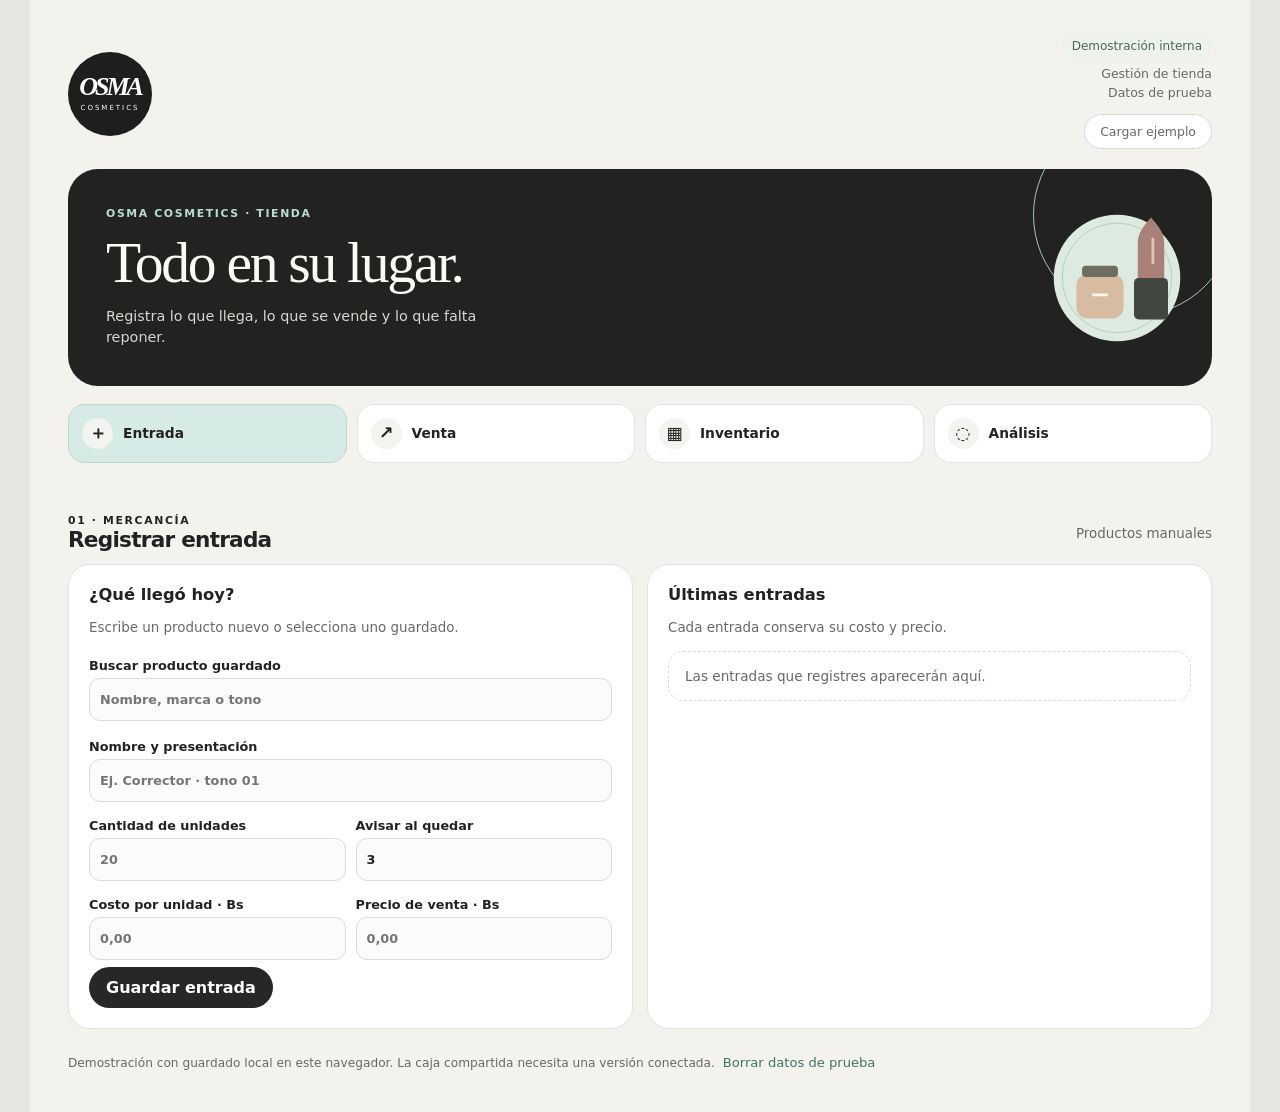
<file: Osma-Demo.html>
<!doctype html><html lang="es"><head><meta charset="utf-8"><meta name="viewport" content="width=device-width,initial-scale=1"><meta name="theme-color" content="#f2f1ec"><title>Osma Cosmetics · Inventario</title><style>
:root{--paper:#f3f2ed;--ink:#222320;--muted:#676a63;--line:#e2e3da;--accent:#b9ddd5;--soft:#e9f4f0}*{box-sizing:border-box}body{background:#e4e7e1;margin:0;color:var(--ink);font-family:system-ui,-apple-system,sans-serif}button,input,select{font:inherit;color:inherit}button{cursor:pointer}button:disabled{opacity:.48;cursor:default}button:focus-visible,input:focus-visible,select:focus-visible{outline:3px solid #438d83;outline-offset:2px}.app{max-width:1220px;min-height:100vh;margin:auto;background:var(--paper);padding:clamp(16px,3.5vw,38px)}header{display:flex;align-items:center;justify-content:space-between;gap:12px;margin-bottom:20px}.logo{background:#1e1f1d;color:white;border-radius:50%;width:84px;height:84px;display:grid;place-content:center;text-align:center}.logo b{font-family:Georgia,serif;font-size:26px;font-style:italic;line-height:.9;letter-spacing:-3px}.logo small{font-size:7px;letter-spacing:2px;padding-top:6px}.headnote{text-align:right;color:var(--muted);font-size:.78rem}.eyebrow{text-transform:uppercase;letter-spacing:.15em;font-size:.68rem;font-weight:750}.hero{background:#222320;color:#fafaf5;border-radius:30px;display:grid;grid-template-columns:minmax(0,1fr) 190px;overflow:hidden;position:relative;min-height:190px}.hero-copy{padding:clamp(24px,4vw,38px);position:relative;z-index:1}.hero .eyebrow{color:#b9ddd5}h1{font-family:Georgia,serif;font-weight:400;letter-spacing:-.04em;font-size:clamp(2.1rem,4.5vw,3.7rem);line-height:1.05;margin:.22em 0}.hero p{color:#d2dad2;margin:0;max-width:430px;font-size:.9rem}.art{display:grid;place-items:center;position:relative}.art:before{content:"";position:absolute;width:200px;height:200px;border:1px solid #a4c4bc;border-radius:50%;right:-23px;top:-55px}.art svg{width:170px;max-width:100%;z-index:1}.nav{display:grid;grid-template-columns:repeat(4,1fr);gap:10px;margin:18px 0}.nav button{border:1px solid #e1e5dd;background:#fff;border-radius:17px;padding:13px;text-align:left;display:flex;align-items:center;gap:10px;font-weight:700;font-size:.86rem;min-width:0}.nav button[aria-selected=true]{background:#d6ebe5;border-color:#b9d8ce}.nav .icon{width:31px;height:31px;border-radius:50%;background:#f1f4ef;display:grid;place-items:center;font-size:1.1rem;flex:none}.title{display:flex;align-items:center;justify-content:space-between;gap:12px;margin:20px 0 12px}.title h2{margin:0;font-size:1.35rem;letter-spacing:-.035em}.muted{color:var(--muted);font-size:.84rem}.card{background:white;border:1px solid var(--line);border-radius:22px;padding:20px;min-width:0}.layout{display:grid;grid-template-columns:1fr 1fr;gap:14px}.fields{display:grid;grid-template-columns:1fr 1fr;gap:2px 10px}.full{grid-column:1/-1}label{font-size:.8rem;font-weight:700;display:grid;gap:5px;margin:7px 0}input,select{min-width:0;width:100%;border-radius:11px;background:#fbfbf9;border:1px solid #d9ddd5;padding:10px;min-height:43px}button.primary,.button{border:0;background:#252825;color:white;border-radius:30px;padding:11px 17px;font-weight:700}button.secondary{background:white;border:1px solid #d8ddd5;border-radius:30px;padding:9px 15px}button.link{background:none;border:0;color:#3c756b;padding:4px;font-size:.82rem}.actions{display:flex;align-items:center;gap:8px;flex-wrap:wrap}.row{display:flex;align-items:center;justify-content:space-between;gap:12px;padding:12px 0;border-bottom:1px solid #efefeb}.row:last-child{border-bottom:0}.row>div{min-width:0;overflow-wrap:anywhere}.row small{display:block;margin-top:4px;color:var(--muted)}.pill{display:inline-block;background:#e8f3ee;color:#376d5e;padding:5px 9px;font-size:.75rem;font-weight:700;border-radius:25px;white-space:nowrap}.warn{background:#f9e8d9;color:#8e4c23}.track{height:7px;border-radius:20px;background:#eaece7;margin:8px 0}.bar{height:100%;background:#79b9a9;border-radius:20px;transition:width .4s}.warnbar{background:#c78d68}.metrics{display:grid;grid-template-columns:repeat(3,1fr);gap:10px;margin-bottom:14px}.metric{padding:16px;border-radius:18px;background:white;border:1px solid var(--line)}.metric strong{display:block;font-size:1.35rem;margin-top:5px;font-variant-numeric:tabular-nums}.metric small{color:var(--muted)}.notice{min-height:1em;color:#376d5e;font-size:.85rem;margin:10px 2px}.empty{padding:16px;border:1px dashed #d5ddd4;border-radius:15px;color:var(--muted);font-size:.85rem}.amount{font-variant-numeric:tabular-nums;font-weight:700}.foot{font-size:.76rem;color:var(--muted);margin:22px 0 0}h3{margin:0 0 8px;font-size:1.02rem}p{line-height:1.45}.fixed-badge{font-size:.75rem;padding:6px 10px;border-radius:30px;background:#edf2ec;color:#4d6559}[hidden]{display:none!important}@media(max-width:700px){.app{padding:14px}.logo{width:68px;height:68px}.logo b{font-size:22px}.hero{grid-template-columns:1fr 100px;min-height:155px}.hero-copy{padding:22px}.hero p{font-size:.8rem}.art svg{width:120px}.nav{gap:6px}.nav button{display:grid;justify-items:center;text-align:center;gap:5px;font-size:.72rem;padding:10px 2px}.layout{grid-template-columns:1fr}.metrics{grid-template-columns:1fr 1fr}.metric:last-child{grid-column:1/-1}.card{padding:16px}}@media(max-width:350px){.fields{grid-template-columns:1fr}.full{grid-column:auto}.nav button{font-size:.64rem}}@media(prefers-reduced-motion:reduce){.bar{transition:none}}
</style></head><body><main class="app">
<header><div class="logo" aria-label="Osma Cosmetics"><b>OSMA</b><small>COSMETICS</small></div><div class="headnote"><span class="fixed-badge">Demostración interna</span><p>Gestión de tienda<br>Datos de prueba</p><button id="sample" class="secondary" type="button">Cargar ejemplo</button></div></header>
<section class="hero"><div class="hero-copy"><div class="eyebrow">Osma Cosmetics · Tienda</div><h1>Todo en su lugar.</h1><p>Registra lo que llega, lo que se vende y lo que falta reponer.</p></div><div class="art" aria-hidden="true"><svg viewBox="0 0 180 180" fill="none"><circle cx="90" cy="91" r="67" fill="#DCEAE0"/><circle cx="90" cy="91" r="58" stroke="#ADCFC2"/><rect x="47" y="87" width="50" height="47" rx="12" fill="#D8BCA2"/><rect x="53" y="78" width="38" height="12" rx="4" fill="#6D6D60"/><path d="M112 91V54C112 42 120 34 126 27C132 34 140 42 140 54V91" fill="#AA8178"/><rect x="108" y="91" width="36" height="44" rx="5" fill="#424641"/><path d="M65 109H79" stroke="#FAF8EE" stroke-width="3" stroke-linecap="round"/><path d="M128 50V75" stroke="#E5C4B8" stroke-width="3" stroke-linecap="round"/></svg></div></section>
<nav class="nav" aria-label="Secciones de trabajo"><button type="button" data-tab="entry" aria-selected="true"><span class="icon">＋</span>Entrada</button><button type="button" data-tab="sell" aria-selected="false"><span class="icon">↗</span>Venta</button><button type="button" data-tab="stock" aria-selected="false"><span class="icon">▦</span>Inventario</button><button type="button" data-tab="refill" aria-selected="false"><span class="icon">◌</span>Análisis</button></nav>
<p id="notice" class="notice" role="status"></p>
<section id="entry"><div class="title"><div><div class="eyebrow">01 · mercancía</div><h2>Registrar entrada</h2></div><span class="muted">Productos manuales</span></div><div class="layout"><div class="card"><h3>¿Qué llegó hoy?</h3><p class="muted">Escribe un producto nuevo o selecciona uno guardado.</p><form id="entry-form"><div class="fields"><label class="full">Buscar producto guardado<input id="lookup" type="search" placeholder="Nombre, marca o tono" autocomplete="off"></label><div class="full actions" id="suggest"></div><label class="full">Nombre y presentación<input id="name" required maxlength="80" placeholder="Ej. Corrector · tono 01"></label><label>Cantidad de unidades<input id="quantity" type="number" min="1" max="10000" step="1" required placeholder="20"></label><label>Avisar al quedar<input id="minimum" type="number" min="0" max="10000" step="1" value="3" required></label><label>Costo por unidad · Bs<input id="cost" inputmode="decimal" required placeholder="0,00"></label><label>Precio de venta · Bs<input id="price" inputmode="decimal" required placeholder="0,00"></label></div><button type="submit" class="primary">Guardar entrada</button> <button type="button" class="secondary" id="clear-selection" hidden>Producto nuevo</button></form></div><div class="card"><h3>Últimas entradas</h3><p class="muted">Cada entrada conserva su costo y precio.</p><div id="recent-entries"></div></div></div></section>
<section id="sell" hidden><div class="title"><div><div class="eyebrow">02 · atención</div><h2>Registrar venta</h2></div></div><div class="layout"><div class="card"><h3>Agregar productos</h3><label>Buscar por nombre<input id="sell-search" placeholder="Nombre, marca o tono" type="search"></label><label>Producto y entrada disponible<select id="lot"></select></label><label>Cantidad<input id="units" type="number" min="1" max="10000" value="1"></label><button type="button" class="primary" id="add-cart">Agregar a la venta</button><p class="muted">Si un producto llegó con precios distintos, selecciona la entrada correspondiente.</p></div><div class="card"><h3>Venta actual</h3><div id="cart"></div><div class="row"><b>Total</b><span class="amount" id="sale-total"></span></div><h3>Pago compartido</h3><p class="muted">Puedes combinar medios de pago. El valor de la venta está en bolívares.</p><div class="fields"><label>Efectivo · Bs<input id="pay-bs" inputmode="decimal" value="0" placeholder="0,00"></label><label>Pago móvil · Bs<input id="pay-mobile" inputmode="decimal" value="0" placeholder="0,00"></label><label>Efectivo · USD<input id="pay-usd" inputmode="decimal" value="0" placeholder="0,00"></label><label>USDT<input id="pay-usdt" inputmode="decimal" value="0" placeholder="0,00"></label><label>Tasa USD · Bs por USD<input id="rate-usd" inputmode="decimal" placeholder="Ej. 100,00"></label><label>Tasa USDT · Bs por USDT<input id="rate-usdt" inputmode="decimal" placeholder="Ej. 100,00"></label></div><p class="muted" id="conversion"></p><button type="button" id="finish" class="primary">Registrar venta</button><p class="muted">Tasas manuales para la demostración. La conexión con la tasa del BCV queda por definir.</p></div></div></section>
<section id="stock" hidden><div class="title"><div><div class="eyebrow">03 · existencias</div><h2>Inventario</h2></div><button type="button" class="secondary" id="download">↓ Descargar Excel</button></div><div class="metrics"><div class="metric"><small>Productos registrados</small><strong id="product-count">0</strong></div><div class="metric"><small>Unidades disponibles</small><strong id="stock-count">0</strong></div><div class="metric"><small>Valor de venta disponible</small><strong id="stock-value">Bs 0,00</strong></div></div><div class="card"><label>Buscar en inventario<input id="stock-search" type="search" placeholder="Nombre, marca o tono"></label><div id="stock-list"></div></div></section>
<section id="refill" hidden>
<div class="title"><div><div class="eyebrow">04 · seguimiento</div><h2>Alertas y análisis</h2></div><button type="button" class="secondary" id="download-report">↓ Excel</button></div>
<div class="card">
<div class="title" style="margin:0"><div><h3>Consulta por período</h3><span class="muted">Las fechas incluyen ambos días.</span></div></div>
<div class="fields"><label>Desde<input type="date" id="from-date"></label><label>Hasta<input type="date" id="to-date"></label></div>
<div class="actions"><button type="button" class="secondary" data-period="all">Todo</button><button type="button" class="secondary" data-period="today">Hoy</button><button type="button" class="secondary" data-period="week">Últimos 7 días</button><button type="button" class="secondary" data-period="half">Quincena calendario</button><button type="button" class="secondary" data-period="month">Mes</button></div>
<p class="muted" id="period-info"></p>
</div>
<div class="metrics" style="margin-top:14px"><div class="metric"><small>Unidades vendidas</small><strong id="sold-count">0</strong></div><div class="metric"><small>Ventas del período</small><strong id="sales-value">Bs 0,00</strong></div><div class="metric"><small>Ganancia bruta</small><strong id="profit-value">Bs 0,00</strong><small>Ventas menos costo de lo vendido</small></div></div>
<div class="layout"><div class="card"><h3>Qué se vendió</h3><p class="muted">Unidades, ventas y ganancia bruta de cada producto.</p><div id="sold-products"></div></div><div class="card"><h3>Cobros por medio</h3><p class="muted">Cada medio se muestra en su moneda original.</p><div id="payment-totals"></div></div><div class="card"><h3>Productos por reponer</h3><p class="muted">Existencia actual según el mínimo indicado.</p><div id="short-list"></div></div><div class="card"><h3>Detalle de ventas</h3><p class="muted">Abre una venta para ver sus artículos y pagos.</p><div id="sales-log"></div></div></div></section>
<footer class="foot">Demostración con guardado local en este navegador. La caja compartida necesita una versión conectada. <button type="button" class="link" id="clear-demo">Borrar datos de prueba</button></footer></main>
<script>/*!

JSZip v3.10.1 - A JavaScript class for generating and reading zip files
<http://stuartk.com/jszip>

(c) 2009-2016 Stuart Knightley <stuart [at] stuartk.com>
Dual licenced under the MIT license or GPLv3. See https://raw.github.com/Stuk/jszip/main/LICENSE.markdown.

JSZip uses the library pako released under the MIT license :
https://github.com/nodeca/pako/blob/main/LICENSE
*/

!function(e){if("object"==typeof exports&&"undefined"!=typeof module)module.exports=e();else if("function"==typeof define&&define.amd)define([],e);else{("undefined"!=typeof window?window:"undefined"!=typeof global?global:"undefined"!=typeof self?self:this).JSZip=e()}}(function(){return function s(a,o,h){function u(r,e){if(!o[r]){if(!a[r]){var t="function"==typeof require&&require;if(!e&&t)return t(r,!0);if(l)return l(r,!0);var n=new Error("Cannot find module '"+r+"'");throw n.code="MODULE_NOT_FOUND",n}var i=o[r]={exports:{}};a[r][0].call(i.exports,function(e){var t=a[r][1][e];return u(t||e)},i,i.exports,s,a,o,h)}return o[r].exports}for(var l="function"==typeof require&&require,e=0;e<h.length;e++)u(h[e]);return u}({1:[function(e,t,r){"use strict";var d=e("./utils"),c=e("./support"),p="ABCDEFGHIJKLMNOPQRSTUVWXYZabcdefghijklmnopqrstuvwxyz0123456789+/=";r.encode=function(e){for(var t,r,n,i,s,a,o,h=[],u=0,l=e.length,f=l,c="string"!==d.getTypeOf(e);u<e.length;)f=l-u,n=c?(t=e[u++],r=u<l?e[u++]:0,u<l?e[u++]:0):(t=e.charCodeAt(u++),r=u<l?e.charCodeAt(u++):0,u<l?e.charCodeAt(u++):0),i=t>>2,s=(3&t)<<4|r>>4,a=1<f?(15&r)<<2|n>>6:64,o=2<f?63&n:64,h.push(p.charAt(i)+p.charAt(s)+p.charAt(a)+p.charAt(o));return h.join("")},r.decode=function(e){var t,r,n,i,s,a,o=0,h=0,u="data:";if(e.substr(0,u.length)===u)throw new Error("Invalid base64 input, it looks like a data url.");var l,f=3*(e=e.replace(/[^A-Za-z0-9+/=]/g,"")).length/4;if(e.charAt(e.length-1)===p.charAt(64)&&f--,e.charAt(e.length-2)===p.charAt(64)&&f--,f%1!=0)throw new Error("Invalid base64 input, bad content length.");for(l=c.uint8array?new Uint8Array(0|f):new Array(0|f);o<e.length;)t=p.indexOf(e.charAt(o++))<<2|(i=p.indexOf(e.charAt(o++)))>>4,r=(15&i)<<4|(s=p.indexOf(e.charAt(o++)))>>2,n=(3&s)<<6|(a=p.indexOf(e.charAt(o++))),l[h++]=t,64!==s&&(l[h++]=r),64!==a&&(l[h++]=n);return l}},{"./support":30,"./utils":32}],2:[function(e,t,r){"use strict";var n=e("./external"),i=e("./stream/DataWorker"),s=e("./stream/Crc32Probe"),a=e("./stream/DataLengthProbe");function o(e,t,r,n,i){this.compressedSize=e,this.uncompressedSize=t,this.crc32=r,this.compression=n,this.compressedContent=i}o.prototype={getContentWorker:function(){var e=new i(n.Promise.resolve(this.compressedContent)).pipe(this.compression.uncompressWorker()).pipe(new a("data_length")),t=this;return e.on("end",function(){if(this.streamInfo.data_length!==t.uncompressedSize)throw new Error("Bug : uncompressed data size mismatch")}),e},getCompressedWorker:function(){return new i(n.Promise.resolve(this.compressedContent)).withStreamInfo("compressedSize",this.compressedSize).withStreamInfo("uncompressedSize",this.uncompressedSize).withStreamInfo("crc32",this.crc32).withStreamInfo("compression",this.compression)}},o.createWorkerFrom=function(e,t,r){return e.pipe(new s).pipe(new a("uncompressedSize")).pipe(t.compressWorker(r)).pipe(new a("compressedSize")).withStreamInfo("compression",t)},t.exports=o},{"./external":6,"./stream/Crc32Probe":25,"./stream/DataLengthProbe":26,"./stream/DataWorker":27}],3:[function(e,t,r){"use strict";var n=e("./stream/GenericWorker");r.STORE={magic:"\0\0",compressWorker:function(){return new n("STORE compression")},uncompressWorker:function(){return new n("STORE decompression")}},r.DEFLATE=e("./flate")},{"./flate":7,"./stream/GenericWorker":28}],4:[function(e,t,r){"use strict";var n=e("./utils");var o=function(){for(var e,t=[],r=0;r<256;r++){e=r;for(var n=0;n<8;n++)e=1&e?3988292384^e>>>1:e>>>1;t[r]=e}return t}();t.exports=function(e,t){return void 0!==e&&e.length?"string"!==n.getTypeOf(e)?function(e,t,r,n){var i=o,s=n+r;e^=-1;for(var a=n;a<s;a++)e=e>>>8^i[255&(e^t[a])];return-1^e}(0|t,e,e.length,0):function(e,t,r,n){var i=o,s=n+r;e^=-1;for(var a=n;a<s;a++)e=e>>>8^i[255&(e^t.charCodeAt(a))];return-1^e}(0|t,e,e.length,0):0}},{"./utils":32}],5:[function(e,t,r){"use strict";r.base64=!1,r.binary=!1,r.dir=!1,r.createFolders=!0,r.date=null,r.compression=null,r.compressionOptions=null,r.comment=null,r.unixPermissions=null,r.dosPermissions=null},{}],6:[function(e,t,r){"use strict";var n=null;n="undefined"!=typeof Promise?Promise:e("lie"),t.exports={Promise:n}},{lie:37}],7:[function(e,t,r){"use strict";var n="undefined"!=typeof Uint8Array&&"undefined"!=typeof Uint16Array&&"undefined"!=typeof Uint32Array,i=e("pako"),s=e("./utils"),a=e("./stream/GenericWorker"),o=n?"uint8array":"array";function h(e,t){a.call(this,"FlateWorker/"+e),this._pako=null,this._pakoAction=e,this._pakoOptions=t,this.meta={}}r.magic="\b\0",s.inherits(h,a),h.prototype.processChunk=function(e){this.meta=e.meta,null===this._pako&&this._createPako(),this._pako.push(s.transformTo(o,e.data),!1)},h.prototype.flush=function(){a.prototype.flush.call(this),null===this._pako&&this._createPako(),this._pako.push([],!0)},h.prototype.cleanUp=function(){a.prototype.cleanUp.call(this),this._pako=null},h.prototype._createPako=function(){this._pako=new i[this._pakoAction]({raw:!0,level:this._pakoOptions.level||-1});var t=this;this._pako.onData=function(e){t.push({data:e,meta:t.meta})}},r.compressWorker=function(e){return new h("Deflate",e)},r.uncompressWorker=function(){return new h("Inflate",{})}},{"./stream/GenericWorker":28,"./utils":32,pako:38}],8:[function(e,t,r){"use strict";function A(e,t){var r,n="";for(r=0;r<t;r++)n+=String.fromCharCode(255&e),e>>>=8;return n}function n(e,t,r,n,i,s){var a,o,h=e.file,u=e.compression,l=s!==O.utf8encode,f=I.transformTo("string",s(h.name)),c=I.transformTo("string",O.utf8encode(h.name)),d=h.comment,p=I.transformTo("string",s(d)),m=I.transformTo("string",O.utf8encode(d)),_=c.length!==h.name.length,g=m.length!==d.length,b="",v="",y="",w=h.dir,k=h.date,x={crc32:0,compressedSize:0,uncompressedSize:0};t&&!r||(x.crc32=e.crc32,x.compressedSize=e.compressedSize,x.uncompressedSize=e.uncompressedSize);var S=0;t&&(S|=8),l||!_&&!g||(S|=2048);var z=0,C=0;w&&(z|=16),"UNIX"===i?(C=798,z|=function(e,t){var r=e;return e||(r=t?16893:33204),(65535&r)<<16}(h.unixPermissions,w)):(C=20,z|=function(e){return 63&(e||0)}(h.dosPermissions)),a=k.getUTCHours(),a<<=6,a|=k.getUTCMinutes(),a<<=5,a|=k.getUTCSeconds()/2,o=k.getUTCFullYear()-1980,o<<=4,o|=k.getUTCMonth()+1,o<<=5,o|=k.getUTCDate(),_&&(v=A(1,1)+A(B(f),4)+c,b+="up"+A(v.length,2)+v),g&&(y=A(1,1)+A(B(p),4)+m,b+="uc"+A(y.length,2)+y);var E="";return E+="\n\0",E+=A(S,2),E+=u.magic,E+=A(a,2),E+=A(o,2),E+=A(x.crc32,4),E+=A(x.compressedSize,4),E+=A(x.uncompressedSize,4),E+=A(f.length,2),E+=A(b.length,2),{fileRecord:R.LOCAL_FILE_HEADER+E+f+b,dirRecord:R.CENTRAL_FILE_HEADER+A(C,2)+E+A(p.length,2)+"\0\0\0\0"+A(z,4)+A(n,4)+f+b+p}}var I=e("../utils"),i=e("../stream/GenericWorker"),O=e("../utf8"),B=e("../crc32"),R=e("../signature");function s(e,t,r,n){i.call(this,"ZipFileWorker"),this.bytesWritten=0,this.zipComment=t,this.zipPlatform=r,this.encodeFileName=n,this.streamFiles=e,this.accumulate=!1,this.contentBuffer=[],this.dirRecords=[],this.currentSourceOffset=0,this.entriesCount=0,this.currentFile=null,this._sources=[]}I.inherits(s,i),s.prototype.push=function(e){var t=e.meta.percent||0,r=this.entriesCount,n=this._sources.length;this.accumulate?this.contentBuffer.push(e):(this.bytesWritten+=e.data.length,i.prototype.push.call(this,{data:e.data,meta:{currentFile:this.currentFile,percent:r?(t+100*(r-n-1))/r:100}}))},s.prototype.openedSource=function(e){this.currentSourceOffset=this.bytesWritten,this.currentFile=e.file.name;var t=this.streamFiles&&!e.file.dir;if(t){var r=n(e,t,!1,this.currentSourceOffset,this.zipPlatform,this.encodeFileName);this.push({data:r.fileRecord,meta:{percent:0}})}else this.accumulate=!0},s.prototype.closedSource=function(e){this.accumulate=!1;var t=this.streamFiles&&!e.file.dir,r=n(e,t,!0,this.currentSourceOffset,this.zipPlatform,this.encodeFileName);if(this.dirRecords.push(r.dirRecord),t)this.push({data:function(e){return R.DATA_DESCRIPTOR+A(e.crc32,4)+A(e.compressedSize,4)+A(e.uncompressedSize,4)}(e),meta:{percent:100}});else for(this.push({data:r.fileRecord,meta:{percent:0}});this.contentBuffer.length;)this.push(this.contentBuffer.shift());this.currentFile=null},s.prototype.flush=function(){for(var e=this.bytesWritten,t=0;t<this.dirRecords.length;t++)this.push({data:this.dirRecords[t],meta:{percent:100}});var r=this.bytesWritten-e,n=function(e,t,r,n,i){var s=I.transformTo("string",i(n));return R.CENTRAL_DIRECTORY_END+"\0\0\0\0"+A(e,2)+A(e,2)+A(t,4)+A(r,4)+A(s.length,2)+s}(this.dirRecords.length,r,e,this.zipComment,this.encodeFileName);this.push({data:n,meta:{percent:100}})},s.prototype.prepareNextSource=function(){this.previous=this._sources.shift(),this.openedSource(this.previous.streamInfo),this.isPaused?this.previous.pause():this.previous.resume()},s.prototype.registerPrevious=function(e){this._sources.push(e);var t=this;return e.on("data",function(e){t.processChunk(e)}),e.on("end",function(){t.closedSource(t.previous.streamInfo),t._sources.length?t.prepareNextSource():t.end()}),e.on("error",function(e){t.error(e)}),this},s.prototype.resume=function(){return!!i.prototype.resume.call(this)&&(!this.previous&&this._sources.length?(this.prepareNextSource(),!0):this.previous||this._sources.length||this.generatedError?void 0:(this.end(),!0))},s.prototype.error=function(e){var t=this._sources;if(!i.prototype.error.call(this,e))return!1;for(var r=0;r<t.length;r++)try{t[r].error(e)}catch(e){}return!0},s.prototype.lock=function(){i.prototype.lock.call(this);for(var e=this._sources,t=0;t<e.length;t++)e[t].lock()},t.exports=s},{"../crc32":4,"../signature":23,"../stream/GenericWorker":28,"../utf8":31,"../utils":32}],9:[function(e,t,r){"use strict";var u=e("../compressions"),n=e("./ZipFileWorker");r.generateWorker=function(e,a,t){var o=new n(a.streamFiles,t,a.platform,a.encodeFileName),h=0;try{e.forEach(function(e,t){h++;var r=function(e,t){var r=e||t,n=u[r];if(!n)throw new Error(r+" is not a valid compression method !");return n}(t.options.compression,a.compression),n=t.options.compressionOptions||a.compressionOptions||{},i=t.dir,s=t.date;t._compressWorker(r,n).withStreamInfo("file",{name:e,dir:i,date:s,comment:t.comment||"",unixPermissions:t.unixPermissions,dosPermissions:t.dosPermissions}).pipe(o)}),o.entriesCount=h}catch(e){o.error(e)}return o}},{"../compressions":3,"./ZipFileWorker":8}],10:[function(e,t,r){"use strict";function n(){if(!(this instanceof n))return new n;if(arguments.length)throw new Error("The constructor with parameters has been removed in JSZip 3.0, please check the upgrade guide.");this.files=Object.create(null),this.comment=null,this.root="",this.clone=function(){var e=new n;for(var t in this)"function"!=typeof this[t]&&(e[t]=this[t]);return e}}(n.prototype=e("./object")).loadAsync=e("./load"),n.support=e("./support"),n.defaults=e("./defaults"),n.version="3.10.1",n.loadAsync=function(e,t){return(new n).loadAsync(e,t)},n.external=e("./external"),t.exports=n},{"./defaults":5,"./external":6,"./load":11,"./object":15,"./support":30}],11:[function(e,t,r){"use strict";var u=e("./utils"),i=e("./external"),n=e("./utf8"),s=e("./zipEntries"),a=e("./stream/Crc32Probe"),l=e("./nodejsUtils");function f(n){return new i.Promise(function(e,t){var r=n.decompressed.getContentWorker().pipe(new a);r.on("error",function(e){t(e)}).on("end",function(){r.streamInfo.crc32!==n.decompressed.crc32?t(new Error("Corrupted zip : CRC32 mismatch")):e()}).resume()})}t.exports=function(e,o){var h=this;return o=u.extend(o||{},{base64:!1,checkCRC32:!1,optimizedBinaryString:!1,createFolders:!1,decodeFileName:n.utf8decode}),l.isNode&&l.isStream(e)?i.Promise.reject(new Error("JSZip can't accept a stream when loading a zip file.")):u.prepareContent("the loaded zip file",e,!0,o.optimizedBinaryString,o.base64).then(function(e){var t=new s(o);return t.load(e),t}).then(function(e){var t=[i.Promise.resolve(e)],r=e.files;if(o.checkCRC32)for(var n=0;n<r.length;n++)t.push(f(r[n]));return i.Promise.all(t)}).then(function(e){for(var t=e.shift(),r=t.files,n=0;n<r.length;n++){var i=r[n],s=i.fileNameStr,a=u.resolve(i.fileNameStr);h.file(a,i.decompressed,{binary:!0,optimizedBinaryString:!0,date:i.date,dir:i.dir,comment:i.fileCommentStr.length?i.fileCommentStr:null,unixPermissions:i.unixPermissions,dosPermissions:i.dosPermissions,createFolders:o.createFolders}),i.dir||(h.file(a).unsafeOriginalName=s)}return t.zipComment.length&&(h.comment=t.zipComment),h})}},{"./external":6,"./nodejsUtils":14,"./stream/Crc32Probe":25,"./utf8":31,"./utils":32,"./zipEntries":33}],12:[function(e,t,r){"use strict";var n=e("../utils"),i=e("../stream/GenericWorker");function s(e,t){i.call(this,"Nodejs stream input adapter for "+e),this._upstreamEnded=!1,this._bindStream(t)}n.inherits(s,i),s.prototype._bindStream=function(e){var t=this;(this._stream=e).pause(),e.on("data",function(e){t.push({data:e,meta:{percent:0}})}).on("error",function(e){t.isPaused?this.generatedError=e:t.error(e)}).on("end",function(){t.isPaused?t._upstreamEnded=!0:t.end()})},s.prototype.pause=function(){return!!i.prototype.pause.call(this)&&(this._stream.pause(),!0)},s.prototype.resume=function(){return!!i.prototype.resume.call(this)&&(this._upstreamEnded?this.end():this._stream.resume(),!0)},t.exports=s},{"../stream/GenericWorker":28,"../utils":32}],13:[function(e,t,r){"use strict";var i=e("readable-stream").Readable;function n(e,t,r){i.call(this,t),this._helper=e;var n=this;e.on("data",function(e,t){n.push(e)||n._helper.pause(),r&&r(t)}).on("error",function(e){n.emit("error",e)}).on("end",function(){n.push(null)})}e("../utils").inherits(n,i),n.prototype._read=function(){this._helper.resume()},t.exports=n},{"../utils":32,"readable-stream":16}],14:[function(e,t,r){"use strict";t.exports={isNode:"undefined"!=typeof Buffer,newBufferFrom:function(e,t){if(Buffer.from&&Buffer.from!==Uint8Array.from)return Buffer.from(e,t);if("number"==typeof e)throw new Error('The "data" argument must not be a number');return new Buffer(e,t)},allocBuffer:function(e){if(Buffer.alloc)return Buffer.alloc(e);var t=new Buffer(e);return t.fill(0),t},isBuffer:function(e){return Buffer.isBuffer(e)},isStream:function(e){return e&&"function"==typeof e.on&&"function"==typeof e.pause&&"function"==typeof e.resume}}},{}],15:[function(e,t,r){"use strict";function s(e,t,r){var n,i=u.getTypeOf(t),s=u.extend(r||{},f);s.date=s.date||new Date,null!==s.compression&&(s.compression=s.compression.toUpperCase()),"string"==typeof s.unixPermissions&&(s.unixPermissions=parseInt(s.unixPermissions,8)),s.unixPermissions&&16384&s.unixPermissions&&(s.dir=!0),s.dosPermissions&&16&s.dosPermissions&&(s.dir=!0),s.dir&&(e=g(e)),s.createFolders&&(n=_(e))&&b.call(this,n,!0);var a="string"===i&&!1===s.binary&&!1===s.base64;r&&void 0!==r.binary||(s.binary=!a),(t instanceof c&&0===t.uncompressedSize||s.dir||!t||0===t.length)&&(s.base64=!1,s.binary=!0,t="",s.compression="STORE",i="string");var o=null;o=t instanceof c||t instanceof l?t:p.isNode&&p.isStream(t)?new m(e,t):u.prepareContent(e,t,s.binary,s.optimizedBinaryString,s.base64);var h=new d(e,o,s);this.files[e]=h}var i=e("./utf8"),u=e("./utils"),l=e("./stream/GenericWorker"),a=e("./stream/StreamHelper"),f=e("./defaults"),c=e("./compressedObject"),d=e("./zipObject"),o=e("./generate"),p=e("./nodejsUtils"),m=e("./nodejs/NodejsStreamInputAdapter"),_=function(e){"/"===e.slice(-1)&&(e=e.substring(0,e.length-1));var t=e.lastIndexOf("/");return 0<t?e.substring(0,t):""},g=function(e){return"/"!==e.slice(-1)&&(e+="/"),e},b=function(e,t){return t=void 0!==t?t:f.createFolders,e=g(e),this.files[e]||s.call(this,e,null,{dir:!0,createFolders:t}),this.files[e]};function h(e){return"[object RegExp]"===Object.prototype.toString.call(e)}var n={load:function(){throw new Error("This method has been removed in JSZip 3.0, please check the upgrade guide.")},forEach:function(e){var t,r,n;for(t in this.files)n=this.files[t],(r=t.slice(this.root.length,t.length))&&t.slice(0,this.root.length)===this.root&&e(r,n)},filter:function(r){var n=[];return this.forEach(function(e,t){r(e,t)&&n.push(t)}),n},file:function(e,t,r){if(1!==arguments.length)return e=this.root+e,s.call(this,e,t,r),this;if(h(e)){var n=e;return this.filter(function(e,t){return!t.dir&&n.test(e)})}var i=this.files[this.root+e];return i&&!i.dir?i:null},folder:function(r){if(!r)return this;if(h(r))return this.filter(function(e,t){return t.dir&&r.test(e)});var e=this.root+r,t=b.call(this,e),n=this.clone();return n.root=t.name,n},remove:function(r){r=this.root+r;var e=this.files[r];if(e||("/"!==r.slice(-1)&&(r+="/"),e=this.files[r]),e&&!e.dir)delete this.files[r];else for(var t=this.filter(function(e,t){return t.name.slice(0,r.length)===r}),n=0;n<t.length;n++)delete this.files[t[n].name];return this},generate:function(){throw new Error("This method has been removed in JSZip 3.0, please check the upgrade guide.")},generateInternalStream:function(e){var t,r={};try{if((r=u.extend(e||{},{streamFiles:!1,compression:"STORE",compressionOptions:null,type:"",platform:"DOS",comment:null,mimeType:"application/zip",encodeFileName:i.utf8encode})).type=r.type.toLowerCase(),r.compression=r.compression.toUpperCase(),"binarystring"===r.type&&(r.type="string"),!r.type)throw new Error("No output type specified.");u.checkSupport(r.type),"darwin"!==r.platform&&"freebsd"!==r.platform&&"linux"!==r.platform&&"sunos"!==r.platform||(r.platform="UNIX"),"win32"===r.platform&&(r.platform="DOS");var n=r.comment||this.comment||"";t=o.generateWorker(this,r,n)}catch(e){(t=new l("error")).error(e)}return new a(t,r.type||"string",r.mimeType)},generateAsync:function(e,t){return this.generateInternalStream(e).accumulate(t)},generateNodeStream:function(e,t){return(e=e||{}).type||(e.type="nodebuffer"),this.generateInternalStream(e).toNodejsStream(t)}};t.exports=n},{"./compressedObject":2,"./defaults":5,"./generate":9,"./nodejs/NodejsStreamInputAdapter":12,"./nodejsUtils":14,"./stream/GenericWorker":28,"./stream/StreamHelper":29,"./utf8":31,"./utils":32,"./zipObject":35}],16:[function(e,t,r){"use strict";t.exports=e("stream")},{stream:void 0}],17:[function(e,t,r){"use strict";var n=e("./DataReader");function i(e){n.call(this,e);for(var t=0;t<this.data.length;t++)e[t]=255&e[t]}e("../utils").inherits(i,n),i.prototype.byteAt=function(e){return this.data[this.zero+e]},i.prototype.lastIndexOfSignature=function(e){for(var t=e.charCodeAt(0),r=e.charCodeAt(1),n=e.charCodeAt(2),i=e.charCodeAt(3),s=this.length-4;0<=s;--s)if(this.data[s]===t&&this.data[s+1]===r&&this.data[s+2]===n&&this.data[s+3]===i)return s-this.zero;return-1},i.prototype.readAndCheckSignature=function(e){var t=e.charCodeAt(0),r=e.charCodeAt(1),n=e.charCodeAt(2),i=e.charCodeAt(3),s=this.readData(4);return t===s[0]&&r===s[1]&&n===s[2]&&i===s[3]},i.prototype.readData=function(e){if(this.checkOffset(e),0===e)return[];var t=this.data.slice(this.zero+this.index,this.zero+this.index+e);return this.index+=e,t},t.exports=i},{"../utils":32,"./DataReader":18}],18:[function(e,t,r){"use strict";var n=e("../utils");function i(e){this.data=e,this.length=e.length,this.index=0,this.zero=0}i.prototype={checkOffset:function(e){this.checkIndex(this.index+e)},checkIndex:function(e){if(this.length<this.zero+e||e<0)throw new Error("End of data reached (data length = "+this.length+", asked index = "+e+"). Corrupted zip ?")},setIndex:function(e){this.checkIndex(e),this.index=e},skip:function(e){this.setIndex(this.index+e)},byteAt:function(){},readInt:function(e){var t,r=0;for(this.checkOffset(e),t=this.index+e-1;t>=this.index;t--)r=(r<<8)+this.byteAt(t);return this.index+=e,r},readString:function(e){return n.transformTo("string",this.readData(e))},readData:function(){},lastIndexOfSignature:function(){},readAndCheckSignature:function(){},readDate:function(){var e=this.readInt(4);return new Date(Date.UTC(1980+(e>>25&127),(e>>21&15)-1,e>>16&31,e>>11&31,e>>5&63,(31&e)<<1))}},t.exports=i},{"../utils":32}],19:[function(e,t,r){"use strict";var n=e("./Uint8ArrayReader");function i(e){n.call(this,e)}e("../utils").inherits(i,n),i.prototype.readData=function(e){this.checkOffset(e);var t=this.data.slice(this.zero+this.index,this.zero+this.index+e);return this.index+=e,t},t.exports=i},{"../utils":32,"./Uint8ArrayReader":21}],20:[function(e,t,r){"use strict";var n=e("./DataReader");function i(e){n.call(this,e)}e("../utils").inherits(i,n),i.prototype.byteAt=function(e){return this.data.charCodeAt(this.zero+e)},i.prototype.lastIndexOfSignature=function(e){return this.data.lastIndexOf(e)-this.zero},i.prototype.readAndCheckSignature=function(e){return e===this.readData(4)},i.prototype.readData=function(e){this.checkOffset(e);var t=this.data.slice(this.zero+this.index,this.zero+this.index+e);return this.index+=e,t},t.exports=i},{"../utils":32,"./DataReader":18}],21:[function(e,t,r){"use strict";var n=e("./ArrayReader");function i(e){n.call(this,e)}e("../utils").inherits(i,n),i.prototype.readData=function(e){if(this.checkOffset(e),0===e)return new Uint8Array(0);var t=this.data.subarray(this.zero+this.index,this.zero+this.index+e);return this.index+=e,t},t.exports=i},{"../utils":32,"./ArrayReader":17}],22:[function(e,t,r){"use strict";var n=e("../utils"),i=e("../support"),s=e("./ArrayReader"),a=e("./StringReader"),o=e("./NodeBufferReader"),h=e("./Uint8ArrayReader");t.exports=function(e){var t=n.getTypeOf(e);return n.checkSupport(t),"string"!==t||i.uint8array?"nodebuffer"===t?new o(e):i.uint8array?new h(n.transformTo("uint8array",e)):new s(n.transformTo("array",e)):new a(e)}},{"../support":30,"../utils":32,"./ArrayReader":17,"./NodeBufferReader":19,"./StringReader":20,"./Uint8ArrayReader":21}],23:[function(e,t,r){"use strict";r.LOCAL_FILE_HEADER="PK",r.CENTRAL_FILE_HEADER="PK",r.CENTRAL_DIRECTORY_END="PK",r.ZIP64_CENTRAL_DIRECTORY_LOCATOR="PK",r.ZIP64_CENTRAL_DIRECTORY_END="PK",r.DATA_DESCRIPTOR="PK\b"},{}],24:[function(e,t,r){"use strict";var n=e("./GenericWorker"),i=e("../utils");function s(e){n.call(this,"ConvertWorker to "+e),this.destType=e}i.inherits(s,n),s.prototype.processChunk=function(e){this.push({data:i.transformTo(this.destType,e.data),meta:e.meta})},t.exports=s},{"../utils":32,"./GenericWorker":28}],25:[function(e,t,r){"use strict";var n=e("./GenericWorker"),i=e("../crc32");function s(){n.call(this,"Crc32Probe"),this.withStreamInfo("crc32",0)}e("../utils").inherits(s,n),s.prototype.processChunk=function(e){this.streamInfo.crc32=i(e.data,this.streamInfo.crc32||0),this.push(e)},t.exports=s},{"../crc32":4,"../utils":32,"./GenericWorker":28}],26:[function(e,t,r){"use strict";var n=e("../utils"),i=e("./GenericWorker");function s(e){i.call(this,"DataLengthProbe for "+e),this.propName=e,this.withStreamInfo(e,0)}n.inherits(s,i),s.prototype.processChunk=function(e){if(e){var t=this.streamInfo[this.propName]||0;this.streamInfo[this.propName]=t+e.data.length}i.prototype.processChunk.call(this,e)},t.exports=s},{"../utils":32,"./GenericWorker":28}],27:[function(e,t,r){"use strict";var n=e("../utils"),i=e("./GenericWorker");function s(e){i.call(this,"DataWorker");var t=this;this.dataIsReady=!1,this.index=0,this.max=0,this.data=null,this.type="",this._tickScheduled=!1,e.then(function(e){t.dataIsReady=!0,t.data=e,t.max=e&&e.length||0,t.type=n.getTypeOf(e),t.isPaused||t._tickAndRepeat()},function(e){t.error(e)})}n.inherits(s,i),s.prototype.cleanUp=function(){i.prototype.cleanUp.call(this),this.data=null},s.prototype.resume=function(){return!!i.prototype.resume.call(this)&&(!this._tickScheduled&&this.dataIsReady&&(this._tickScheduled=!0,n.delay(this._tickAndRepeat,[],this)),!0)},s.prototype._tickAndRepeat=function(){this._tickScheduled=!1,this.isPaused||this.isFinished||(this._tick(),this.isFinished||(n.delay(this._tickAndRepeat,[],this),this._tickScheduled=!0))},s.prototype._tick=function(){if(this.isPaused||this.isFinished)return!1;var e=null,t=Math.min(this.max,this.index+16384);if(this.index>=this.max)return this.end();switch(this.type){case"string":e=this.data.substring(this.index,t);break;case"uint8array":e=this.data.subarray(this.index,t);break;case"array":case"nodebuffer":e=this.data.slice(this.index,t)}return this.index=t,this.push({data:e,meta:{percent:this.max?this.index/this.max*100:0}})},t.exports=s},{"../utils":32,"./GenericWorker":28}],28:[function(e,t,r){"use strict";function n(e){this.name=e||"default",this.streamInfo={},this.generatedError=null,this.extraStreamInfo={},this.isPaused=!0,this.isFinished=!1,this.isLocked=!1,this._listeners={data:[],end:[],error:[]},this.previous=null}n.prototype={push:function(e){this.emit("data",e)},end:function(){if(this.isFinished)return!1;this.flush();try{this.emit("end"),this.cleanUp(),this.isFinished=!0}catch(e){this.emit("error",e)}return!0},error:function(e){return!this.isFinished&&(this.isPaused?this.generatedError=e:(this.isFinished=!0,this.emit("error",e),this.previous&&this.previous.error(e),this.cleanUp()),!0)},on:function(e,t){return this._listeners[e].push(t),this},cleanUp:function(){this.streamInfo=this.generatedError=this.extraStreamInfo=null,this._listeners=[]},emit:function(e,t){if(this._listeners[e])for(var r=0;r<this._listeners[e].length;r++)this._listeners[e][r].call(this,t)},pipe:function(e){return e.registerPrevious(this)},registerPrevious:function(e){if(this.isLocked)throw new Error("The stream '"+this+"' has already been used.");this.streamInfo=e.streamInfo,this.mergeStreamInfo(),this.previous=e;var t=this;return e.on("data",function(e){t.processChunk(e)}),e.on("end",function(){t.end()}),e.on("error",function(e){t.error(e)}),this},pause:function(){return!this.isPaused&&!this.isFinished&&(this.isPaused=!0,this.previous&&this.previous.pause(),!0)},resume:function(){if(!this.isPaused||this.isFinished)return!1;var e=this.isPaused=!1;return this.generatedError&&(this.error(this.generatedError),e=!0),this.previous&&this.previous.resume(),!e},flush:function(){},processChunk:function(e){this.push(e)},withStreamInfo:function(e,t){return this.extraStreamInfo[e]=t,this.mergeStreamInfo(),this},mergeStreamInfo:function(){for(var e in this.extraStreamInfo)Object.prototype.hasOwnProperty.call(this.extraStreamInfo,e)&&(this.streamInfo[e]=this.extraStreamInfo[e])},lock:function(){if(this.isLocked)throw new Error("The stream '"+this+"' has already been used.");this.isLocked=!0,this.previous&&this.previous.lock()},toString:function(){var e="Worker "+this.name;return this.previous?this.previous+" -> "+e:e}},t.exports=n},{}],29:[function(e,t,r){"use strict";var h=e("../utils"),i=e("./ConvertWorker"),s=e("./GenericWorker"),u=e("../base64"),n=e("../support"),a=e("../external"),o=null;if(n.nodestream)try{o=e("../nodejs/NodejsStreamOutputAdapter")}catch(e){}function l(e,o){return new a.Promise(function(t,r){var n=[],i=e._internalType,s=e._outputType,a=e._mimeType;e.on("data",function(e,t){n.push(e),o&&o(t)}).on("error",function(e){n=[],r(e)}).on("end",function(){try{var e=function(e,t,r){switch(e){case"blob":return h.newBlob(h.transformTo("arraybuffer",t),r);case"base64":return u.encode(t);default:return h.transformTo(e,t)}}(s,function(e,t){var r,n=0,i=null,s=0;for(r=0;r<t.length;r++)s+=t[r].length;switch(e){case"string":return t.join("");case"array":return Array.prototype.concat.apply([],t);case"uint8array":for(i=new Uint8Array(s),r=0;r<t.length;r++)i.set(t[r],n),n+=t[r].length;return i;case"nodebuffer":return Buffer.concat(t);default:throw new Error("concat : unsupported type '"+e+"'")}}(i,n),a);t(e)}catch(e){r(e)}n=[]}).resume()})}function f(e,t,r){var n=t;switch(t){case"blob":case"arraybuffer":n="uint8array";break;case"base64":n="string"}try{this._internalType=n,this._outputType=t,this._mimeType=r,h.checkSupport(n),this._worker=e.pipe(new i(n)),e.lock()}catch(e){this._worker=new s("error"),this._worker.error(e)}}f.prototype={accumulate:function(e){return l(this,e)},on:function(e,t){var r=this;return"data"===e?this._worker.on(e,function(e){t.call(r,e.data,e.meta)}):this._worker.on(e,function(){h.delay(t,arguments,r)}),this},resume:function(){return h.delay(this._worker.resume,[],this._worker),this},pause:function(){return this._worker.pause(),this},toNodejsStream:function(e){if(h.checkSupport("nodestream"),"nodebuffer"!==this._outputType)throw new Error(this._outputType+" is not supported by this method");return new o(this,{objectMode:"nodebuffer"!==this._outputType},e)}},t.exports=f},{"../base64":1,"../external":6,"../nodejs/NodejsStreamOutputAdapter":13,"../support":30,"../utils":32,"./ConvertWorker":24,"./GenericWorker":28}],30:[function(e,t,r){"use strict";if(r.base64=!0,r.array=!0,r.string=!0,r.arraybuffer="undefined"!=typeof ArrayBuffer&&"undefined"!=typeof Uint8Array,r.nodebuffer="undefined"!=typeof Buffer,r.uint8array="undefined"!=typeof Uint8Array,"undefined"==typeof ArrayBuffer)r.blob=!1;else{var n=new ArrayBuffer(0);try{r.blob=0===new Blob([n],{type:"application/zip"}).size}catch(e){try{var i=new(self.BlobBuilder||self.WebKitBlobBuilder||self.MozBlobBuilder||self.MSBlobBuilder);i.append(n),r.blob=0===i.getBlob("application/zip").size}catch(e){r.blob=!1}}}try{r.nodestream=!!e("readable-stream").Readable}catch(e){r.nodestream=!1}},{"readable-stream":16}],31:[function(e,t,s){"use strict";for(var o=e("./utils"),h=e("./support"),r=e("./nodejsUtils"),n=e("./stream/GenericWorker"),u=new Array(256),i=0;i<256;i++)u[i]=252<=i?6:248<=i?5:240<=i?4:224<=i?3:192<=i?2:1;u[254]=u[254]=1;function a(){n.call(this,"utf-8 decode"),this.leftOver=null}function l(){n.call(this,"utf-8 encode")}s.utf8encode=function(e){return h.nodebuffer?r.newBufferFrom(e,"utf-8"):function(e){var t,r,n,i,s,a=e.length,o=0;for(i=0;i<a;i++)55296==(64512&(r=e.charCodeAt(i)))&&i+1<a&&56320==(64512&(n=e.charCodeAt(i+1)))&&(r=65536+(r-55296<<10)+(n-56320),i++),o+=r<128?1:r<2048?2:r<65536?3:4;for(t=h.uint8array?new Uint8Array(o):new Array(o),i=s=0;s<o;i++)55296==(64512&(r=e.charCodeAt(i)))&&i+1<a&&56320==(64512&(n=e.charCodeAt(i+1)))&&(r=65536+(r-55296<<10)+(n-56320),i++),r<128?t[s++]=r:(r<2048?t[s++]=192|r>>>6:(r<65536?t[s++]=224|r>>>12:(t[s++]=240|r>>>18,t[s++]=128|r>>>12&63),t[s++]=128|r>>>6&63),t[s++]=128|63&r);return t}(e)},s.utf8decode=function(e){return h.nodebuffer?o.transformTo("nodebuffer",e).toString("utf-8"):function(e){var t,r,n,i,s=e.length,a=new Array(2*s);for(t=r=0;t<s;)if((n=e[t++])<128)a[r++]=n;else if(4<(i=u[n]))a[r++]=65533,t+=i-1;else{for(n&=2===i?31:3===i?15:7;1<i&&t<s;)n=n<<6|63&e[t++],i--;1<i?a[r++]=65533:n<65536?a[r++]=n:(n-=65536,a[r++]=55296|n>>10&1023,a[r++]=56320|1023&n)}return a.length!==r&&(a.subarray?a=a.subarray(0,r):a.length=r),o.applyFromCharCode(a)}(e=o.transformTo(h.uint8array?"uint8array":"array",e))},o.inherits(a,n),a.prototype.processChunk=function(e){var t=o.transformTo(h.uint8array?"uint8array":"array",e.data);if(this.leftOver&&this.leftOver.length){if(h.uint8array){var r=t;(t=new Uint8Array(r.length+this.leftOver.length)).set(this.leftOver,0),t.set(r,this.leftOver.length)}else t=this.leftOver.concat(t);this.leftOver=null}var n=function(e,t){var r;for((t=t||e.length)>e.length&&(t=e.length),r=t-1;0<=r&&128==(192&e[r]);)r--;return r<0?t:0===r?t:r+u[e[r]]>t?r:t}(t),i=t;n!==t.length&&(h.uint8array?(i=t.subarray(0,n),this.leftOver=t.subarray(n,t.length)):(i=t.slice(0,n),this.leftOver=t.slice(n,t.length))),this.push({data:s.utf8decode(i),meta:e.meta})},a.prototype.flush=function(){this.leftOver&&this.leftOver.length&&(this.push({data:s.utf8decode(this.leftOver),meta:{}}),this.leftOver=null)},s.Utf8DecodeWorker=a,o.inherits(l,n),l.prototype.processChunk=function(e){this.push({data:s.utf8encode(e.data),meta:e.meta})},s.Utf8EncodeWorker=l},{"./nodejsUtils":14,"./stream/GenericWorker":28,"./support":30,"./utils":32}],32:[function(e,t,a){"use strict";var o=e("./support"),h=e("./base64"),r=e("./nodejsUtils"),u=e("./external");function n(e){return e}function l(e,t){for(var r=0;r<e.length;++r)t[r]=255&e.charCodeAt(r);return t}e("setimmediate"),a.newBlob=function(t,r){a.checkSupport("blob");try{return new Blob([t],{type:r})}catch(e){try{var n=new(self.BlobBuilder||self.WebKitBlobBuilder||self.MozBlobBuilder||self.MSBlobBuilder);return n.append(t),n.getBlob(r)}catch(e){throw new Error("Bug : can't construct the Blob.")}}};var i={stringifyByChunk:function(e,t,r){var n=[],i=0,s=e.length;if(s<=r)return String.fromCharCode.apply(null,e);for(;i<s;)"array"===t||"nodebuffer"===t?n.push(String.fromCharCode.apply(null,e.slice(i,Math.min(i+r,s)))):n.push(String.fromCharCode.apply(null,e.subarray(i,Math.min(i+r,s)))),i+=r;return n.join("")},stringifyByChar:function(e){for(var t="",r=0;r<e.length;r++)t+=String.fromCharCode(e[r]);return t},applyCanBeUsed:{uint8array:function(){try{return o.uint8array&&1===String.fromCharCode.apply(null,new Uint8Array(1)).length}catch(e){return!1}}(),nodebuffer:function(){try{return o.nodebuffer&&1===String.fromCharCode.apply(null,r.allocBuffer(1)).length}catch(e){return!1}}()}};function s(e){var t=65536,r=a.getTypeOf(e),n=!0;if("uint8array"===r?n=i.applyCanBeUsed.uint8array:"nodebuffer"===r&&(n=i.applyCanBeUsed.nodebuffer),n)for(;1<t;)try{return i.stringifyByChunk(e,r,t)}catch(e){t=Math.floor(t/2)}return i.stringifyByChar(e)}function f(e,t){for(var r=0;r<e.length;r++)t[r]=e[r];return t}a.applyFromCharCode=s;var c={};c.string={string:n,array:function(e){return l(e,new Array(e.length))},arraybuffer:function(e){return c.string.uint8array(e).buffer},uint8array:function(e){return l(e,new Uint8Array(e.length))},nodebuffer:function(e){return l(e,r.allocBuffer(e.length))}},c.array={string:s,array:n,arraybuffer:function(e){return new Uint8Array(e).buffer},uint8array:function(e){return new Uint8Array(e)},nodebuffer:function(e){return r.newBufferFrom(e)}},c.arraybuffer={string:function(e){return s(new Uint8Array(e))},array:function(e){return f(new Uint8Array(e),new Array(e.byteLength))},arraybuffer:n,uint8array:function(e){return new Uint8Array(e)},nodebuffer:function(e){return r.newBufferFrom(new Uint8Array(e))}},c.uint8array={string:s,array:function(e){return f(e,new Array(e.length))},arraybuffer:function(e){return e.buffer},uint8array:n,nodebuffer:function(e){return r.newBufferFrom(e)}},c.nodebuffer={string:s,array:function(e){return f(e,new Array(e.length))},arraybuffer:function(e){return c.nodebuffer.uint8array(e).buffer},uint8array:function(e){return f(e,new Uint8Array(e.length))},nodebuffer:n},a.transformTo=function(e,t){if(t=t||"",!e)return t;a.checkSupport(e);var r=a.getTypeOf(t);return c[r][e](t)},a.resolve=function(e){for(var t=e.split("/"),r=[],n=0;n<t.length;n++){var i=t[n];"."===i||""===i&&0!==n&&n!==t.length-1||(".."===i?r.pop():r.push(i))}return r.join("/")},a.getTypeOf=function(e){return"string"==typeof e?"string":"[object Array]"===Object.prototype.toString.call(e)?"array":o.nodebuffer&&r.isBuffer(e)?"nodebuffer":o.uint8array&&e instanceof Uint8Array?"uint8array":o.arraybuffer&&e instanceof ArrayBuffer?"arraybuffer":void 0},a.checkSupport=function(e){if(!o[e.toLowerCase()])throw new Error(e+" is not supported by this platform")},a.MAX_VALUE_16BITS=65535,a.MAX_VALUE_32BITS=-1,a.pretty=function(e){var t,r,n="";for(r=0;r<(e||"").length;r++)n+="\\x"+((t=e.charCodeAt(r))<16?"0":"")+t.toString(16).toUpperCase();return n},a.delay=function(e,t,r){setImmediate(function(){e.apply(r||null,t||[])})},a.inherits=function(e,t){function r(){}r.prototype=t.prototype,e.prototype=new r},a.extend=function(){var e,t,r={};for(e=0;e<arguments.length;e++)for(t in arguments[e])Object.prototype.hasOwnProperty.call(arguments[e],t)&&void 0===r[t]&&(r[t]=arguments[e][t]);return r},a.prepareContent=function(r,e,n,i,s){return u.Promise.resolve(e).then(function(n){return o.blob&&(n instanceof Blob||-1!==["[object File]","[object Blob]"].indexOf(Object.prototype.toString.call(n)))&&"undefined"!=typeof FileReader?new u.Promise(function(t,r){var e=new FileReader;e.onload=function(e){t(e.target.result)},e.onerror=function(e){r(e.target.error)},e.readAsArrayBuffer(n)}):n}).then(function(e){var t=a.getTypeOf(e);return t?("arraybuffer"===t?e=a.transformTo("uint8array",e):"string"===t&&(s?e=h.decode(e):n&&!0!==i&&(e=function(e){return l(e,o.uint8array?new Uint8Array(e.length):new Array(e.length))}(e))),e):u.Promise.reject(new Error("Can't read the data of '"+r+"'. Is it in a supported JavaScript type (String, Blob, ArrayBuffer, etc) ?"))})}},{"./base64":1,"./external":6,"./nodejsUtils":14,"./support":30,setimmediate:54}],33:[function(e,t,r){"use strict";var n=e("./reader/readerFor"),i=e("./utils"),s=e("./signature"),a=e("./zipEntry"),o=e("./support");function h(e){this.files=[],this.loadOptions=e}h.prototype={checkSignature:function(e){if(!this.reader.readAndCheckSignature(e)){this.reader.index-=4;var t=this.reader.readString(4);throw new Error("Corrupted zip or bug: unexpected signature ("+i.pretty(t)+", expected "+i.pretty(e)+")")}},isSignature:function(e,t){var r=this.reader.index;this.reader.setIndex(e);var n=this.reader.readString(4)===t;return this.reader.setIndex(r),n},readBlockEndOfCentral:function(){this.diskNumber=this.reader.readInt(2),this.diskWithCentralDirStart=this.reader.readInt(2),this.centralDirRecordsOnThisDisk=this.reader.readInt(2),this.centralDirRecords=this.reader.readInt(2),this.centralDirSize=this.reader.readInt(4),this.centralDirOffset=this.reader.readInt(4),this.zipCommentLength=this.reader.readInt(2);var e=this.reader.readData(this.zipCommentLength),t=o.uint8array?"uint8array":"array",r=i.transformTo(t,e);this.zipComment=this.loadOptions.decodeFileName(r)},readBlockZip64EndOfCentral:function(){this.zip64EndOfCentralSize=this.reader.readInt(8),this.reader.skip(4),this.diskNumber=this.reader.readInt(4),this.diskWithCentralDirStart=this.reader.readInt(4),this.centralDirRecordsOnThisDisk=this.reader.readInt(8),this.centralDirRecords=this.reader.readInt(8),this.centralDirSize=this.reader.readInt(8),this.centralDirOffset=this.reader.readInt(8),this.zip64ExtensibleData={};for(var e,t,r,n=this.zip64EndOfCentralSize-44;0<n;)e=this.reader.readInt(2),t=this.reader.readInt(4),r=this.reader.readData(t),this.zip64ExtensibleData[e]={id:e,length:t,value:r}},readBlockZip64EndOfCentralLocator:function(){if(this.diskWithZip64CentralDirStart=this.reader.readInt(4),this.relativeOffsetEndOfZip64CentralDir=this.reader.readInt(8),this.disksCount=this.reader.readInt(4),1<this.disksCount)throw new Error("Multi-volumes zip are not supported")},readLocalFiles:function(){var e,t;for(e=0;e<this.files.length;e++)t=this.files[e],this.reader.setIndex(t.localHeaderOffset),this.checkSignature(s.LOCAL_FILE_HEADER),t.readLocalPart(this.reader),t.handleUTF8(),t.processAttributes()},readCentralDir:function(){var e;for(this.reader.setIndex(this.centralDirOffset);this.reader.readAndCheckSignature(s.CENTRAL_FILE_HEADER);)(e=new a({zip64:this.zip64},this.loadOptions)).readCentralPart(this.reader),this.files.push(e);if(this.centralDirRecords!==this.files.length&&0!==this.centralDirRecords&&0===this.files.length)throw new Error("Corrupted zip or bug: expected "+this.centralDirRecords+" records in central dir, got "+this.files.length)},readEndOfCentral:function(){var e=this.reader.lastIndexOfSignature(s.CENTRAL_DIRECTORY_END);if(e<0)throw!this.isSignature(0,s.LOCAL_FILE_HEADER)?new Error("Can't find end of central directory : is this a zip file ? If it is, see https://stuk.github.io/jszip/documentation/howto/read_zip.html"):new Error("Corrupted zip: can't find end of central directory");this.reader.setIndex(e);var t=e;if(this.checkSignature(s.CENTRAL_DIRECTORY_END),this.readBlockEndOfCentral(),this.diskNumber===i.MAX_VALUE_16BITS||this.diskWithCentralDirStart===i.MAX_VALUE_16BITS||this.centralDirRecordsOnThisDisk===i.MAX_VALUE_16BITS||this.centralDirRecords===i.MAX_VALUE_16BITS||this.centralDirSize===i.MAX_VALUE_32BITS||this.centralDirOffset===i.MAX_VALUE_32BITS){if(this.zip64=!0,(e=this.reader.lastIndexOfSignature(s.ZIP64_CENTRAL_DIRECTORY_LOCATOR))<0)throw new Error("Corrupted zip: can't find the ZIP64 end of central directory locator");if(this.reader.setIndex(e),this.checkSignature(s.ZIP64_CENTRAL_DIRECTORY_LOCATOR),this.readBlockZip64EndOfCentralLocator(),!this.isSignature(this.relativeOffsetEndOfZip64CentralDir,s.ZIP64_CENTRAL_DIRECTORY_END)&&(this.relativeOffsetEndOfZip64CentralDir=this.reader.lastIndexOfSignature(s.ZIP64_CENTRAL_DIRECTORY_END),this.relativeOffsetEndOfZip64CentralDir<0))throw new Error("Corrupted zip: can't find the ZIP64 end of central directory");this.reader.setIndex(this.relativeOffsetEndOfZip64CentralDir),this.checkSignature(s.ZIP64_CENTRAL_DIRECTORY_END),this.readBlockZip64EndOfCentral()}var r=this.centralDirOffset+this.centralDirSize;this.zip64&&(r+=20,r+=12+this.zip64EndOfCentralSize);var n=t-r;if(0<n)this.isSignature(t,s.CENTRAL_FILE_HEADER)||(this.reader.zero=n);else if(n<0)throw new Error("Corrupted zip: missing "+Math.abs(n)+" bytes.")},prepareReader:function(e){this.reader=n(e)},load:function(e){this.prepareReader(e),this.readEndOfCentral(),this.readCentralDir(),this.readLocalFiles()}},t.exports=h},{"./reader/readerFor":22,"./signature":23,"./support":30,"./utils":32,"./zipEntry":34}],34:[function(e,t,r){"use strict";var n=e("./reader/readerFor"),s=e("./utils"),i=e("./compressedObject"),a=e("./crc32"),o=e("./utf8"),h=e("./compressions"),u=e("./support");function l(e,t){this.options=e,this.loadOptions=t}l.prototype={isEncrypted:function(){return 1==(1&this.bitFlag)},useUTF8:function(){return 2048==(2048&this.bitFlag)},readLocalPart:function(e){var t,r;if(e.skip(22),this.fileNameLength=e.readInt(2),r=e.readInt(2),this.fileName=e.readData(this.fileNameLength),e.skip(r),-1===this.compressedSize||-1===this.uncompressedSize)throw new Error("Bug or corrupted zip : didn't get enough information from the central directory (compressedSize === -1 || uncompressedSize === -1)");if(null===(t=function(e){for(var t in h)if(Object.prototype.hasOwnProperty.call(h,t)&&h[t].magic===e)return h[t];return null}(this.compressionMethod)))throw new Error("Corrupted zip : compression "+s.pretty(this.compressionMethod)+" unknown (inner file : "+s.transformTo("string",this.fileName)+")");this.decompressed=new i(this.compressedSize,this.uncompressedSize,this.crc32,t,e.readData(this.compressedSize))},readCentralPart:function(e){this.versionMadeBy=e.readInt(2),e.skip(2),this.bitFlag=e.readInt(2),this.compressionMethod=e.readString(2),this.date=e.readDate(),this.crc32=e.readInt(4),this.compressedSize=e.readInt(4),this.uncompressedSize=e.readInt(4);var t=e.readInt(2);if(this.extraFieldsLength=e.readInt(2),this.fileCommentLength=e.readInt(2),this.diskNumberStart=e.readInt(2),this.internalFileAttributes=e.readInt(2),this.externalFileAttributes=e.readInt(4),this.localHeaderOffset=e.readInt(4),this.isEncrypted())throw new Error("Encrypted zip are not supported");e.skip(t),this.readExtraFields(e),this.parseZIP64ExtraField(e),this.fileComment=e.readData(this.fileCommentLength)},processAttributes:function(){this.unixPermissions=null,this.dosPermissions=null;var e=this.versionMadeBy>>8;this.dir=!!(16&this.externalFileAttributes),0==e&&(this.dosPermissions=63&this.externalFileAttributes),3==e&&(this.unixPermissions=this.externalFileAttributes>>16&65535),this.dir||"/"!==this.fileNameStr.slice(-1)||(this.dir=!0)},parseZIP64ExtraField:function(){if(this.extraFields[1]){var e=n(this.extraFields[1].value);this.uncompressedSize===s.MAX_VALUE_32BITS&&(this.uncompressedSize=e.readInt(8)),this.compressedSize===s.MAX_VALUE_32BITS&&(this.compressedSize=e.readInt(8)),this.localHeaderOffset===s.MAX_VALUE_32BITS&&(this.localHeaderOffset=e.readInt(8)),this.diskNumberStart===s.MAX_VALUE_32BITS&&(this.diskNumberStart=e.readInt(4))}},readExtraFields:function(e){var t,r,n,i=e.index+this.extraFieldsLength;for(this.extraFields||(this.extraFields={});e.index+4<i;)t=e.readInt(2),r=e.readInt(2),n=e.readData(r),this.extraFields[t]={id:t,length:r,value:n};e.setIndex(i)},handleUTF8:function(){var e=u.uint8array?"uint8array":"array";if(this.useUTF8())this.fileNameStr=o.utf8decode(this.fileName),this.fileCommentStr=o.utf8decode(this.fileComment);else{var t=this.findExtraFieldUnicodePath();if(null!==t)this.fileNameStr=t;else{var r=s.transformTo(e,this.fileName);this.fileNameStr=this.loadOptions.decodeFileName(r)}var n=this.findExtraFieldUnicodeComment();if(null!==n)this.fileCommentStr=n;else{var i=s.transformTo(e,this.fileComment);this.fileCommentStr=this.loadOptions.decodeFileName(i)}}},findExtraFieldUnicodePath:function(){var e=this.extraFields[28789];if(e){var t=n(e.value);return 1!==t.readInt(1)?null:a(this.fileName)!==t.readInt(4)?null:o.utf8decode(t.readData(e.length-5))}return null},findExtraFieldUnicodeComment:function(){var e=this.extraFields[25461];if(e){var t=n(e.value);return 1!==t.readInt(1)?null:a(this.fileComment)!==t.readInt(4)?null:o.utf8decode(t.readData(e.length-5))}return null}},t.exports=l},{"./compressedObject":2,"./compressions":3,"./crc32":4,"./reader/readerFor":22,"./support":30,"./utf8":31,"./utils":32}],35:[function(e,t,r){"use strict";function n(e,t,r){this.name=e,this.dir=r.dir,this.date=r.date,this.comment=r.comment,this.unixPermissions=r.unixPermissions,this.dosPermissions=r.dosPermissions,this._data=t,this._dataBinary=r.binary,this.options={compression:r.compression,compressionOptions:r.compressionOptions}}var s=e("./stream/StreamHelper"),i=e("./stream/DataWorker"),a=e("./utf8"),o=e("./compressedObject"),h=e("./stream/GenericWorker");n.prototype={internalStream:function(e){var t=null,r="string";try{if(!e)throw new Error("No output type specified.");var n="string"===(r=e.toLowerCase())||"text"===r;"binarystring"!==r&&"text"!==r||(r="string"),t=this._decompressWorker();var i=!this._dataBinary;i&&!n&&(t=t.pipe(new a.Utf8EncodeWorker)),!i&&n&&(t=t.pipe(new a.Utf8DecodeWorker))}catch(e){(t=new h("error")).error(e)}return new s(t,r,"")},async:function(e,t){return this.internalStream(e).accumulate(t)},nodeStream:function(e,t){return this.internalStream(e||"nodebuffer").toNodejsStream(t)},_compressWorker:function(e,t){if(this._data instanceof o&&this._data.compression.magic===e.magic)return this._data.getCompressedWorker();var r=this._decompressWorker();return this._dataBinary||(r=r.pipe(new a.Utf8EncodeWorker)),o.createWorkerFrom(r,e,t)},_decompressWorker:function(){return this._data instanceof o?this._data.getContentWorker():this._data instanceof h?this._data:new i(this._data)}};for(var u=["asText","asBinary","asNodeBuffer","asUint8Array","asArrayBuffer"],l=function(){throw new Error("This method has been removed in JSZip 3.0, please check the upgrade guide.")},f=0;f<u.length;f++)n.prototype[u[f]]=l;t.exports=n},{"./compressedObject":2,"./stream/DataWorker":27,"./stream/GenericWorker":28,"./stream/StreamHelper":29,"./utf8":31}],36:[function(e,l,t){(function(t){"use strict";var r,n,e=t.MutationObserver||t.WebKitMutationObserver;if(e){var i=0,s=new e(u),a=t.document.createTextNode("");s.observe(a,{characterData:!0}),r=function(){a.data=i=++i%2}}else if(t.setImmediate||void 0===t.MessageChannel)r="document"in t&&"onreadystatechange"in t.document.createElement("script")?function(){var e=t.document.createElement("script");e.onreadystatechange=function(){u(),e.onreadystatechange=null,e.parentNode.removeChild(e),e=null},t.document.documentElement.appendChild(e)}:function(){setTimeout(u,0)};else{var o=new t.MessageChannel;o.port1.onmessage=u,r=function(){o.port2.postMessage(0)}}var h=[];function u(){var e,t;n=!0;for(var r=h.length;r;){for(t=h,h=[],e=-1;++e<r;)t[e]();r=h.length}n=!1}l.exports=function(e){1!==h.push(e)||n||r()}}).call(this,"undefined"!=typeof global?global:"undefined"!=typeof self?self:"undefined"!=typeof window?window:{})},{}],37:[function(e,t,r){"use strict";var i=e("immediate");function u(){}var l={},s=["REJECTED"],a=["FULFILLED"],n=["PENDING"];function o(e){if("function"!=typeof e)throw new TypeError("resolver must be a function");this.state=n,this.queue=[],this.outcome=void 0,e!==u&&d(this,e)}function h(e,t,r){this.promise=e,"function"==typeof t&&(this.onFulfilled=t,this.callFulfilled=this.otherCallFulfilled),"function"==typeof r&&(this.onRejected=r,this.callRejected=this.otherCallRejected)}function f(t,r,n){i(function(){var e;try{e=r(n)}catch(e){return l.reject(t,e)}e===t?l.reject(t,new TypeError("Cannot resolve promise with itself")):l.resolve(t,e)})}function c(e){var t=e&&e.then;if(e&&("object"==typeof e||"function"==typeof e)&&"function"==typeof t)return function(){t.apply(e,arguments)}}function d(t,e){var r=!1;function n(e){r||(r=!0,l.reject(t,e))}function i(e){r||(r=!0,l.resolve(t,e))}var s=p(function(){e(i,n)});"error"===s.status&&n(s.value)}function p(e,t){var r={};try{r.value=e(t),r.status="success"}catch(e){r.status="error",r.value=e}return r}(t.exports=o).prototype.finally=function(t){if("function"!=typeof t)return this;var r=this.constructor;return this.then(function(e){return r.resolve(t()).then(function(){return e})},function(e){return r.resolve(t()).then(function(){throw e})})},o.prototype.catch=function(e){return this.then(null,e)},o.prototype.then=function(e,t){if("function"!=typeof e&&this.state===a||"function"!=typeof t&&this.state===s)return this;var r=new this.constructor(u);this.state!==n?f(r,this.state===a?e:t,this.outcome):this.queue.push(new h(r,e,t));return r},h.prototype.callFulfilled=function(e){l.resolve(this.promise,e)},h.prototype.otherCallFulfilled=function(e){f(this.promise,this.onFulfilled,e)},h.prototype.callRejected=function(e){l.reject(this.promise,e)},h.prototype.otherCallRejected=function(e){f(this.promise,this.onRejected,e)},l.resolve=function(e,t){var r=p(c,t);if("error"===r.status)return l.reject(e,r.value);var n=r.value;if(n)d(e,n);else{e.state=a,e.outcome=t;for(var i=-1,s=e.queue.length;++i<s;)e.queue[i].callFulfilled(t)}return e},l.reject=function(e,t){e.state=s,e.outcome=t;for(var r=-1,n=e.queue.length;++r<n;)e.queue[r].callRejected(t);return e},o.resolve=function(e){if(e instanceof this)return e;return l.resolve(new this(u),e)},o.reject=function(e){var t=new this(u);return l.reject(t,e)},o.all=function(e){var r=this;if("[object Array]"!==Object.prototype.toString.call(e))return this.reject(new TypeError("must be an array"));var n=e.length,i=!1;if(!n)return this.resolve([]);var s=new Array(n),a=0,t=-1,o=new this(u);for(;++t<n;)h(e[t],t);return o;function h(e,t){r.resolve(e).then(function(e){s[t]=e,++a!==n||i||(i=!0,l.resolve(o,s))},function(e){i||(i=!0,l.reject(o,e))})}},o.race=function(e){var t=this;if("[object Array]"!==Object.prototype.toString.call(e))return this.reject(new TypeError("must be an array"));var r=e.length,n=!1;if(!r)return this.resolve([]);var i=-1,s=new this(u);for(;++i<r;)a=e[i],t.resolve(a).then(function(e){n||(n=!0,l.resolve(s,e))},function(e){n||(n=!0,l.reject(s,e))});var a;return s}},{immediate:36}],38:[function(e,t,r){"use strict";var n={};(0,e("./lib/utils/common").assign)(n,e("./lib/deflate"),e("./lib/inflate"),e("./lib/zlib/constants")),t.exports=n},{"./lib/deflate":39,"./lib/inflate":40,"./lib/utils/common":41,"./lib/zlib/constants":44}],39:[function(e,t,r){"use strict";var a=e("./zlib/deflate"),o=e("./utils/common"),h=e("./utils/strings"),i=e("./zlib/messages"),s=e("./zlib/zstream"),u=Object.prototype.toString,l=0,f=-1,c=0,d=8;function p(e){if(!(this instanceof p))return new p(e);this.options=o.assign({level:f,method:d,chunkSize:16384,windowBits:15,memLevel:8,strategy:c,to:""},e||{});var t=this.options;t.raw&&0<t.windowBits?t.windowBits=-t.windowBits:t.gzip&&0<t.windowBits&&t.windowBits<16&&(t.windowBits+=16),this.err=0,this.msg="",this.ended=!1,this.chunks=[],this.strm=new s,this.strm.avail_out=0;var r=a.deflateInit2(this.strm,t.level,t.method,t.windowBits,t.memLevel,t.strategy);if(r!==l)throw new Error(i[r]);if(t.header&&a.deflateSetHeader(this.strm,t.header),t.dictionary){var n;if(n="string"==typeof t.dictionary?h.string2buf(t.dictionary):"[object ArrayBuffer]"===u.call(t.dictionary)?new Uint8Array(t.dictionary):t.dictionary,(r=a.deflateSetDictionary(this.strm,n))!==l)throw new Error(i[r]);this._dict_set=!0}}function n(e,t){var r=new p(t);if(r.push(e,!0),r.err)throw r.msg||i[r.err];return r.result}p.prototype.push=function(e,t){var r,n,i=this.strm,s=this.options.chunkSize;if(this.ended)return!1;n=t===~~t?t:!0===t?4:0,"string"==typeof e?i.input=h.string2buf(e):"[object ArrayBuffer]"===u.call(e)?i.input=new Uint8Array(e):i.input=e,i.next_in=0,i.avail_in=i.input.length;do{if(0===i.avail_out&&(i.output=new o.Buf8(s),i.next_out=0,i.avail_out=s),1!==(r=a.deflate(i,n))&&r!==l)return this.onEnd(r),!(this.ended=!0);0!==i.avail_out&&(0!==i.avail_in||4!==n&&2!==n)||("string"===this.options.to?this.onData(h.buf2binstring(o.shrinkBuf(i.output,i.next_out))):this.onData(o.shrinkBuf(i.output,i.next_out)))}while((0<i.avail_in||0===i.avail_out)&&1!==r);return 4===n?(r=a.deflateEnd(this.strm),this.onEnd(r),this.ended=!0,r===l):2!==n||(this.onEnd(l),!(i.avail_out=0))},p.prototype.onData=function(e){this.chunks.push(e)},p.prototype.onEnd=function(e){e===l&&("string"===this.options.to?this.result=this.chunks.join(""):this.result=o.flattenChunks(this.chunks)),this.chunks=[],this.err=e,this.msg=this.strm.msg},r.Deflate=p,r.deflate=n,r.deflateRaw=function(e,t){return(t=t||{}).raw=!0,n(e,t)},r.gzip=function(e,t){return(t=t||{}).gzip=!0,n(e,t)}},{"./utils/common":41,"./utils/strings":42,"./zlib/deflate":46,"./zlib/messages":51,"./zlib/zstream":53}],40:[function(e,t,r){"use strict";var c=e("./zlib/inflate"),d=e("./utils/common"),p=e("./utils/strings"),m=e("./zlib/constants"),n=e("./zlib/messages"),i=e("./zlib/zstream"),s=e("./zlib/gzheader"),_=Object.prototype.toString;function a(e){if(!(this instanceof a))return new a(e);this.options=d.assign({chunkSize:16384,windowBits:0,to:""},e||{});var t=this.options;t.raw&&0<=t.windowBits&&t.windowBits<16&&(t.windowBits=-t.windowBits,0===t.windowBits&&(t.windowBits=-15)),!(0<=t.windowBits&&t.windowBits<16)||e&&e.windowBits||(t.windowBits+=32),15<t.windowBits&&t.windowBits<48&&0==(15&t.windowBits)&&(t.windowBits|=15),this.err=0,this.msg="",this.ended=!1,this.chunks=[],this.strm=new i,this.strm.avail_out=0;var r=c.inflateInit2(this.strm,t.windowBits);if(r!==m.Z_OK)throw new Error(n[r]);this.header=new s,c.inflateGetHeader(this.strm,this.header)}function o(e,t){var r=new a(t);if(r.push(e,!0),r.err)throw r.msg||n[r.err];return r.result}a.prototype.push=function(e,t){var r,n,i,s,a,o,h=this.strm,u=this.options.chunkSize,l=this.options.dictionary,f=!1;if(this.ended)return!1;n=t===~~t?t:!0===t?m.Z_FINISH:m.Z_NO_FLUSH,"string"==typeof e?h.input=p.binstring2buf(e):"[object ArrayBuffer]"===_.call(e)?h.input=new Uint8Array(e):h.input=e,h.next_in=0,h.avail_in=h.input.length;do{if(0===h.avail_out&&(h.output=new d.Buf8(u),h.next_out=0,h.avail_out=u),(r=c.inflate(h,m.Z_NO_FLUSH))===m.Z_NEED_DICT&&l&&(o="string"==typeof l?p.string2buf(l):"[object ArrayBuffer]"===_.call(l)?new Uint8Array(l):l,r=c.inflateSetDictionary(this.strm,o)),r===m.Z_BUF_ERROR&&!0===f&&(r=m.Z_OK,f=!1),r!==m.Z_STREAM_END&&r!==m.Z_OK)return this.onEnd(r),!(this.ended=!0);h.next_out&&(0!==h.avail_out&&r!==m.Z_STREAM_END&&(0!==h.avail_in||n!==m.Z_FINISH&&n!==m.Z_SYNC_FLUSH)||("string"===this.options.to?(i=p.utf8border(h.output,h.next_out),s=h.next_out-i,a=p.buf2string(h.output,i),h.next_out=s,h.avail_out=u-s,s&&d.arraySet(h.output,h.output,i,s,0),this.onData(a)):this.onData(d.shrinkBuf(h.output,h.next_out)))),0===h.avail_in&&0===h.avail_out&&(f=!0)}while((0<h.avail_in||0===h.avail_out)&&r!==m.Z_STREAM_END);return r===m.Z_STREAM_END&&(n=m.Z_FINISH),n===m.Z_FINISH?(r=c.inflateEnd(this.strm),this.onEnd(r),this.ended=!0,r===m.Z_OK):n!==m.Z_SYNC_FLUSH||(this.onEnd(m.Z_OK),!(h.avail_out=0))},a.prototype.onData=function(e){this.chunks.push(e)},a.prototype.onEnd=function(e){e===m.Z_OK&&("string"===this.options.to?this.result=this.chunks.join(""):this.result=d.flattenChunks(this.chunks)),this.chunks=[],this.err=e,this.msg=this.strm.msg},r.Inflate=a,r.inflate=o,r.inflateRaw=function(e,t){return(t=t||{}).raw=!0,o(e,t)},r.ungzip=o},{"./utils/common":41,"./utils/strings":42,"./zlib/constants":44,"./zlib/gzheader":47,"./zlib/inflate":49,"./zlib/messages":51,"./zlib/zstream":53}],41:[function(e,t,r){"use strict";var n="undefined"!=typeof Uint8Array&&"undefined"!=typeof Uint16Array&&"undefined"!=typeof Int32Array;r.assign=function(e){for(var t=Array.prototype.slice.call(arguments,1);t.length;){var r=t.shift();if(r){if("object"!=typeof r)throw new TypeError(r+"must be non-object");for(var n in r)r.hasOwnProperty(n)&&(e[n]=r[n])}}return e},r.shrinkBuf=function(e,t){return e.length===t?e:e.subarray?e.subarray(0,t):(e.length=t,e)};var i={arraySet:function(e,t,r,n,i){if(t.subarray&&e.subarray)e.set(t.subarray(r,r+n),i);else for(var s=0;s<n;s++)e[i+s]=t[r+s]},flattenChunks:function(e){var t,r,n,i,s,a;for(t=n=0,r=e.length;t<r;t++)n+=e[t].length;for(a=new Uint8Array(n),t=i=0,r=e.length;t<r;t++)s=e[t],a.set(s,i),i+=s.length;return a}},s={arraySet:function(e,t,r,n,i){for(var s=0;s<n;s++)e[i+s]=t[r+s]},flattenChunks:function(e){return[].concat.apply([],e)}};r.setTyped=function(e){e?(r.Buf8=Uint8Array,r.Buf16=Uint16Array,r.Buf32=Int32Array,r.assign(r,i)):(r.Buf8=Array,r.Buf16=Array,r.Buf32=Array,r.assign(r,s))},r.setTyped(n)},{}],42:[function(e,t,r){"use strict";var h=e("./common"),i=!0,s=!0;try{String.fromCharCode.apply(null,[0])}catch(e){i=!1}try{String.fromCharCode.apply(null,new Uint8Array(1))}catch(e){s=!1}for(var u=new h.Buf8(256),n=0;n<256;n++)u[n]=252<=n?6:248<=n?5:240<=n?4:224<=n?3:192<=n?2:1;function l(e,t){if(t<65537&&(e.subarray&&s||!e.subarray&&i))return String.fromCharCode.apply(null,h.shrinkBuf(e,t));for(var r="",n=0;n<t;n++)r+=String.fromCharCode(e[n]);return r}u[254]=u[254]=1,r.string2buf=function(e){var t,r,n,i,s,a=e.length,o=0;for(i=0;i<a;i++)55296==(64512&(r=e.charCodeAt(i)))&&i+1<a&&56320==(64512&(n=e.charCodeAt(i+1)))&&(r=65536+(r-55296<<10)+(n-56320),i++),o+=r<128?1:r<2048?2:r<65536?3:4;for(t=new h.Buf8(o),i=s=0;s<o;i++)55296==(64512&(r=e.charCodeAt(i)))&&i+1<a&&56320==(64512&(n=e.charCodeAt(i+1)))&&(r=65536+(r-55296<<10)+(n-56320),i++),r<128?t[s++]=r:(r<2048?t[s++]=192|r>>>6:(r<65536?t[s++]=224|r>>>12:(t[s++]=240|r>>>18,t[s++]=128|r>>>12&63),t[s++]=128|r>>>6&63),t[s++]=128|63&r);return t},r.buf2binstring=function(e){return l(e,e.length)},r.binstring2buf=function(e){for(var t=new h.Buf8(e.length),r=0,n=t.length;r<n;r++)t[r]=e.charCodeAt(r);return t},r.buf2string=function(e,t){var r,n,i,s,a=t||e.length,o=new Array(2*a);for(r=n=0;r<a;)if((i=e[r++])<128)o[n++]=i;else if(4<(s=u[i]))o[n++]=65533,r+=s-1;else{for(i&=2===s?31:3===s?15:7;1<s&&r<a;)i=i<<6|63&e[r++],s--;1<s?o[n++]=65533:i<65536?o[n++]=i:(i-=65536,o[n++]=55296|i>>10&1023,o[n++]=56320|1023&i)}return l(o,n)},r.utf8border=function(e,t){var r;for((t=t||e.length)>e.length&&(t=e.length),r=t-1;0<=r&&128==(192&e[r]);)r--;return r<0?t:0===r?t:r+u[e[r]]>t?r:t}},{"./common":41}],43:[function(e,t,r){"use strict";t.exports=function(e,t,r,n){for(var i=65535&e|0,s=e>>>16&65535|0,a=0;0!==r;){for(r-=a=2e3<r?2e3:r;s=s+(i=i+t[n++]|0)|0,--a;);i%=65521,s%=65521}return i|s<<16|0}},{}],44:[function(e,t,r){"use strict";t.exports={Z_NO_FLUSH:0,Z_PARTIAL_FLUSH:1,Z_SYNC_FLUSH:2,Z_FULL_FLUSH:3,Z_FINISH:4,Z_BLOCK:5,Z_TREES:6,Z_OK:0,Z_STREAM_END:1,Z_NEED_DICT:2,Z_ERRNO:-1,Z_STREAM_ERROR:-2,Z_DATA_ERROR:-3,Z_BUF_ERROR:-5,Z_NO_COMPRESSION:0,Z_BEST_SPEED:1,Z_BEST_COMPRESSION:9,Z_DEFAULT_COMPRESSION:-1,Z_FILTERED:1,Z_HUFFMAN_ONLY:2,Z_RLE:3,Z_FIXED:4,Z_DEFAULT_STRATEGY:0,Z_BINARY:0,Z_TEXT:1,Z_UNKNOWN:2,Z_DEFLATED:8}},{}],45:[function(e,t,r){"use strict";var o=function(){for(var e,t=[],r=0;r<256;r++){e=r;for(var n=0;n<8;n++)e=1&e?3988292384^e>>>1:e>>>1;t[r]=e}return t}();t.exports=function(e,t,r,n){var i=o,s=n+r;e^=-1;for(var a=n;a<s;a++)e=e>>>8^i[255&(e^t[a])];return-1^e}},{}],46:[function(e,t,r){"use strict";var h,c=e("../utils/common"),u=e("./trees"),d=e("./adler32"),p=e("./crc32"),n=e("./messages"),l=0,f=4,m=0,_=-2,g=-1,b=4,i=2,v=8,y=9,s=286,a=30,o=19,w=2*s+1,k=15,x=3,S=258,z=S+x+1,C=42,E=113,A=1,I=2,O=3,B=4;function R(e,t){return e.msg=n[t],t}function T(e){return(e<<1)-(4<e?9:0)}function D(e){for(var t=e.length;0<=--t;)e[t]=0}function F(e){var t=e.state,r=t.pending;r>e.avail_out&&(r=e.avail_out),0!==r&&(c.arraySet(e.output,t.pending_buf,t.pending_out,r,e.next_out),e.next_out+=r,t.pending_out+=r,e.total_out+=r,e.avail_out-=r,t.pending-=r,0===t.pending&&(t.pending_out=0))}function N(e,t){u._tr_flush_block(e,0<=e.block_start?e.block_start:-1,e.strstart-e.block_start,t),e.block_start=e.strstart,F(e.strm)}function U(e,t){e.pending_buf[e.pending++]=t}function P(e,t){e.pending_buf[e.pending++]=t>>>8&255,e.pending_buf[e.pending++]=255&t}function L(e,t){var r,n,i=e.max_chain_length,s=e.strstart,a=e.prev_length,o=e.nice_match,h=e.strstart>e.w_size-z?e.strstart-(e.w_size-z):0,u=e.window,l=e.w_mask,f=e.prev,c=e.strstart+S,d=u[s+a-1],p=u[s+a];e.prev_length>=e.good_match&&(i>>=2),o>e.lookahead&&(o=e.lookahead);do{if(u[(r=t)+a]===p&&u[r+a-1]===d&&u[r]===u[s]&&u[++r]===u[s+1]){s+=2,r++;do{}while(u[++s]===u[++r]&&u[++s]===u[++r]&&u[++s]===u[++r]&&u[++s]===u[++r]&&u[++s]===u[++r]&&u[++s]===u[++r]&&u[++s]===u[++r]&&u[++s]===u[++r]&&s<c);if(n=S-(c-s),s=c-S,a<n){if(e.match_start=t,o<=(a=n))break;d=u[s+a-1],p=u[s+a]}}}while((t=f[t&l])>h&&0!=--i);return a<=e.lookahead?a:e.lookahead}function j(e){var t,r,n,i,s,a,o,h,u,l,f=e.w_size;do{if(i=e.window_size-e.lookahead-e.strstart,e.strstart>=f+(f-z)){for(c.arraySet(e.window,e.window,f,f,0),e.match_start-=f,e.strstart-=f,e.block_start-=f,t=r=e.hash_size;n=e.head[--t],e.head[t]=f<=n?n-f:0,--r;);for(t=r=f;n=e.prev[--t],e.prev[t]=f<=n?n-f:0,--r;);i+=f}if(0===e.strm.avail_in)break;if(a=e.strm,o=e.window,h=e.strstart+e.lookahead,u=i,l=void 0,l=a.avail_in,u<l&&(l=u),r=0===l?0:(a.avail_in-=l,c.arraySet(o,a.input,a.next_in,l,h),1===a.state.wrap?a.adler=d(a.adler,o,l,h):2===a.state.wrap&&(a.adler=p(a.adler,o,l,h)),a.next_in+=l,a.total_in+=l,l),e.lookahead+=r,e.lookahead+e.insert>=x)for(s=e.strstart-e.insert,e.ins_h=e.window[s],e.ins_h=(e.ins_h<<e.hash_shift^e.window[s+1])&e.hash_mask;e.insert&&(e.ins_h=(e.ins_h<<e.hash_shift^e.window[s+x-1])&e.hash_mask,e.prev[s&e.w_mask]=e.head[e.ins_h],e.head[e.ins_h]=s,s++,e.insert--,!(e.lookahead+e.insert<x)););}while(e.lookahead<z&&0!==e.strm.avail_in)}function Z(e,t){for(var r,n;;){if(e.lookahead<z){if(j(e),e.lookahead<z&&t===l)return A;if(0===e.lookahead)break}if(r=0,e.lookahead>=x&&(e.ins_h=(e.ins_h<<e.hash_shift^e.window[e.strstart+x-1])&e.hash_mask,r=e.prev[e.strstart&e.w_mask]=e.head[e.ins_h],e.head[e.ins_h]=e.strstart),0!==r&&e.strstart-r<=e.w_size-z&&(e.match_length=L(e,r)),e.match_length>=x)if(n=u._tr_tally(e,e.strstart-e.match_start,e.match_length-x),e.lookahead-=e.match_length,e.match_length<=e.max_lazy_match&&e.lookahead>=x){for(e.match_length--;e.strstart++,e.ins_h=(e.ins_h<<e.hash_shift^e.window[e.strstart+x-1])&e.hash_mask,r=e.prev[e.strstart&e.w_mask]=e.head[e.ins_h],e.head[e.ins_h]=e.strstart,0!=--e.match_length;);e.strstart++}else e.strstart+=e.match_length,e.match_length=0,e.ins_h=e.window[e.strstart],e.ins_h=(e.ins_h<<e.hash_shift^e.window[e.strstart+1])&e.hash_mask;else n=u._tr_tally(e,0,e.window[e.strstart]),e.lookahead--,e.strstart++;if(n&&(N(e,!1),0===e.strm.avail_out))return A}return e.insert=e.strstart<x-1?e.strstart:x-1,t===f?(N(e,!0),0===e.strm.avail_out?O:B):e.last_lit&&(N(e,!1),0===e.strm.avail_out)?A:I}function W(e,t){for(var r,n,i;;){if(e.lookahead<z){if(j(e),e.lookahead<z&&t===l)return A;if(0===e.lookahead)break}if(r=0,e.lookahead>=x&&(e.ins_h=(e.ins_h<<e.hash_shift^e.window[e.strstart+x-1])&e.hash_mask,r=e.prev[e.strstart&e.w_mask]=e.head[e.ins_h],e.head[e.ins_h]=e.strstart),e.prev_length=e.match_length,e.prev_match=e.match_start,e.match_length=x-1,0!==r&&e.prev_length<e.max_lazy_match&&e.strstart-r<=e.w_size-z&&(e.match_length=L(e,r),e.match_length<=5&&(1===e.strategy||e.match_length===x&&4096<e.strstart-e.match_start)&&(e.match_length=x-1)),e.prev_length>=x&&e.match_length<=e.prev_length){for(i=e.strstart+e.lookahead-x,n=u._tr_tally(e,e.strstart-1-e.prev_match,e.prev_length-x),e.lookahead-=e.prev_length-1,e.prev_length-=2;++e.strstart<=i&&(e.ins_h=(e.ins_h<<e.hash_shift^e.window[e.strstart+x-1])&e.hash_mask,r=e.prev[e.strstart&e.w_mask]=e.head[e.ins_h],e.head[e.ins_h]=e.strstart),0!=--e.prev_length;);if(e.match_available=0,e.match_length=x-1,e.strstart++,n&&(N(e,!1),0===e.strm.avail_out))return A}else if(e.match_available){if((n=u._tr_tally(e,0,e.window[e.strstart-1]))&&N(e,!1),e.strstart++,e.lookahead--,0===e.strm.avail_out)return A}else e.match_available=1,e.strstart++,e.lookahead--}return e.match_available&&(n=u._tr_tally(e,0,e.window[e.strstart-1]),e.match_available=0),e.insert=e.strstart<x-1?e.strstart:x-1,t===f?(N(e,!0),0===e.strm.avail_out?O:B):e.last_lit&&(N(e,!1),0===e.strm.avail_out)?A:I}function M(e,t,r,n,i){this.good_length=e,this.max_lazy=t,this.nice_length=r,this.max_chain=n,this.func=i}function H(){this.strm=null,this.status=0,this.pending_buf=null,this.pending_buf_size=0,this.pending_out=0,this.pending=0,this.wrap=0,this.gzhead=null,this.gzindex=0,this.method=v,this.last_flush=-1,this.w_size=0,this.w_bits=0,this.w_mask=0,this.window=null,this.window_size=0,this.prev=null,this.head=null,this.ins_h=0,this.hash_size=0,this.hash_bits=0,this.hash_mask=0,this.hash_shift=0,this.block_start=0,this.match_length=0,this.prev_match=0,this.match_available=0,this.strstart=0,this.match_start=0,this.lookahead=0,this.prev_length=0,this.max_chain_length=0,this.max_lazy_match=0,this.level=0,this.strategy=0,this.good_match=0,this.nice_match=0,this.dyn_ltree=new c.Buf16(2*w),this.dyn_dtree=new c.Buf16(2*(2*a+1)),this.bl_tree=new c.Buf16(2*(2*o+1)),D(this.dyn_ltree),D(this.dyn_dtree),D(this.bl_tree),this.l_desc=null,this.d_desc=null,this.bl_desc=null,this.bl_count=new c.Buf16(k+1),this.heap=new c.Buf16(2*s+1),D(this.heap),this.heap_len=0,this.heap_max=0,this.depth=new c.Buf16(2*s+1),D(this.depth),this.l_buf=0,this.lit_bufsize=0,this.last_lit=0,this.d_buf=0,this.opt_len=0,this.static_len=0,this.matches=0,this.insert=0,this.bi_buf=0,this.bi_valid=0}function G(e){var t;return e&&e.state?(e.total_in=e.total_out=0,e.data_type=i,(t=e.state).pending=0,t.pending_out=0,t.wrap<0&&(t.wrap=-t.wrap),t.status=t.wrap?C:E,e.adler=2===t.wrap?0:1,t.last_flush=l,u._tr_init(t),m):R(e,_)}function K(e){var t=G(e);return t===m&&function(e){e.window_size=2*e.w_size,D(e.head),e.max_lazy_match=h[e.level].max_lazy,e.good_match=h[e.level].good_length,e.nice_match=h[e.level].nice_length,e.max_chain_length=h[e.level].max_chain,e.strstart=0,e.block_start=0,e.lookahead=0,e.insert=0,e.match_length=e.prev_length=x-1,e.match_available=0,e.ins_h=0}(e.state),t}function Y(e,t,r,n,i,s){if(!e)return _;var a=1;if(t===g&&(t=6),n<0?(a=0,n=-n):15<n&&(a=2,n-=16),i<1||y<i||r!==v||n<8||15<n||t<0||9<t||s<0||b<s)return R(e,_);8===n&&(n=9);var o=new H;return(e.state=o).strm=e,o.wrap=a,o.gzhead=null,o.w_bits=n,o.w_size=1<<o.w_bits,o.w_mask=o.w_size-1,o.hash_bits=i+7,o.hash_size=1<<o.hash_bits,o.hash_mask=o.hash_size-1,o.hash_shift=~~((o.hash_bits+x-1)/x),o.window=new c.Buf8(2*o.w_size),o.head=new c.Buf16(o.hash_size),o.prev=new c.Buf16(o.w_size),o.lit_bufsize=1<<i+6,o.pending_buf_size=4*o.lit_bufsize,o.pending_buf=new c.Buf8(o.pending_buf_size),o.d_buf=1*o.lit_bufsize,o.l_buf=3*o.lit_bufsize,o.level=t,o.strategy=s,o.method=r,K(e)}h=[new M(0,0,0,0,function(e,t){var r=65535;for(r>e.pending_buf_size-5&&(r=e.pending_buf_size-5);;){if(e.lookahead<=1){if(j(e),0===e.lookahead&&t===l)return A;if(0===e.lookahead)break}e.strstart+=e.lookahead,e.lookahead=0;var n=e.block_start+r;if((0===e.strstart||e.strstart>=n)&&(e.lookahead=e.strstart-n,e.strstart=n,N(e,!1),0===e.strm.avail_out))return A;if(e.strstart-e.block_start>=e.w_size-z&&(N(e,!1),0===e.strm.avail_out))return A}return e.insert=0,t===f?(N(e,!0),0===e.strm.avail_out?O:B):(e.strstart>e.block_start&&(N(e,!1),e.strm.avail_out),A)}),new M(4,4,8,4,Z),new M(4,5,16,8,Z),new M(4,6,32,32,Z),new M(4,4,16,16,W),new M(8,16,32,32,W),new M(8,16,128,128,W),new M(8,32,128,256,W),new M(32,128,258,1024,W),new M(32,258,258,4096,W)],r.deflateInit=function(e,t){return Y(e,t,v,15,8,0)},r.deflateInit2=Y,r.deflateReset=K,r.deflateResetKeep=G,r.deflateSetHeader=function(e,t){return e&&e.state?2!==e.state.wrap?_:(e.state.gzhead=t,m):_},r.deflate=function(e,t){var r,n,i,s;if(!e||!e.state||5<t||t<0)return e?R(e,_):_;if(n=e.state,!e.output||!e.input&&0!==e.avail_in||666===n.status&&t!==f)return R(e,0===e.avail_out?-5:_);if(n.strm=e,r=n.last_flush,n.last_flush=t,n.status===C)if(2===n.wrap)e.adler=0,U(n,31),U(n,139),U(n,8),n.gzhead?(U(n,(n.gzhead.text?1:0)+(n.gzhead.hcrc?2:0)+(n.gzhead.extra?4:0)+(n.gzhead.name?8:0)+(n.gzhead.comment?16:0)),U(n,255&n.gzhead.time),U(n,n.gzhead.time>>8&255),U(n,n.gzhead.time>>16&255),U(n,n.gzhead.time>>24&255),U(n,9===n.level?2:2<=n.strategy||n.level<2?4:0),U(n,255&n.gzhead.os),n.gzhead.extra&&n.gzhead.extra.length&&(U(n,255&n.gzhead.extra.length),U(n,n.gzhead.extra.length>>8&255)),n.gzhead.hcrc&&(e.adler=p(e.adler,n.pending_buf,n.pending,0)),n.gzindex=0,n.status=69):(U(n,0),U(n,0),U(n,0),U(n,0),U(n,0),U(n,9===n.level?2:2<=n.strategy||n.level<2?4:0),U(n,3),n.status=E);else{var a=v+(n.w_bits-8<<4)<<8;a|=(2<=n.strategy||n.level<2?0:n.level<6?1:6===n.level?2:3)<<6,0!==n.strstart&&(a|=32),a+=31-a%31,n.status=E,P(n,a),0!==n.strstart&&(P(n,e.adler>>>16),P(n,65535&e.adler)),e.adler=1}if(69===n.status)if(n.gzhead.extra){for(i=n.pending;n.gzindex<(65535&n.gzhead.extra.length)&&(n.pending!==n.pending_buf_size||(n.gzhead.hcrc&&n.pending>i&&(e.adler=p(e.adler,n.pending_buf,n.pending-i,i)),F(e),i=n.pending,n.pending!==n.pending_buf_size));)U(n,255&n.gzhead.extra[n.gzindex]),n.gzindex++;n.gzhead.hcrc&&n.pending>i&&(e.adler=p(e.adler,n.pending_buf,n.pending-i,i)),n.gzindex===n.gzhead.extra.length&&(n.gzindex=0,n.status=73)}else n.status=73;if(73===n.status)if(n.gzhead.name){i=n.pending;do{if(n.pending===n.pending_buf_size&&(n.gzhead.hcrc&&n.pending>i&&(e.adler=p(e.adler,n.pending_buf,n.pending-i,i)),F(e),i=n.pending,n.pending===n.pending_buf_size)){s=1;break}s=n.gzindex<n.gzhead.name.length?255&n.gzhead.name.charCodeAt(n.gzindex++):0,U(n,s)}while(0!==s);n.gzhead.hcrc&&n.pending>i&&(e.adler=p(e.adler,n.pending_buf,n.pending-i,i)),0===s&&(n.gzindex=0,n.status=91)}else n.status=91;if(91===n.status)if(n.gzhead.comment){i=n.pending;do{if(n.pending===n.pending_buf_size&&(n.gzhead.hcrc&&n.pending>i&&(e.adler=p(e.adler,n.pending_buf,n.pending-i,i)),F(e),i=n.pending,n.pending===n.pending_buf_size)){s=1;break}s=n.gzindex<n.gzhead.comment.length?255&n.gzhead.comment.charCodeAt(n.gzindex++):0,U(n,s)}while(0!==s);n.gzhead.hcrc&&n.pending>i&&(e.adler=p(e.adler,n.pending_buf,n.pending-i,i)),0===s&&(n.status=103)}else n.status=103;if(103===n.status&&(n.gzhead.hcrc?(n.pending+2>n.pending_buf_size&&F(e),n.pending+2<=n.pending_buf_size&&(U(n,255&e.adler),U(n,e.adler>>8&255),e.adler=0,n.status=E)):n.status=E),0!==n.pending){if(F(e),0===e.avail_out)return n.last_flush=-1,m}else if(0===e.avail_in&&T(t)<=T(r)&&t!==f)return R(e,-5);if(666===n.status&&0!==e.avail_in)return R(e,-5);if(0!==e.avail_in||0!==n.lookahead||t!==l&&666!==n.status){var o=2===n.strategy?function(e,t){for(var r;;){if(0===e.lookahead&&(j(e),0===e.lookahead)){if(t===l)return A;break}if(e.match_length=0,r=u._tr_tally(e,0,e.window[e.strstart]),e.lookahead--,e.strstart++,r&&(N(e,!1),0===e.strm.avail_out))return A}return e.insert=0,t===f?(N(e,!0),0===e.strm.avail_out?O:B):e.last_lit&&(N(e,!1),0===e.strm.avail_out)?A:I}(n,t):3===n.strategy?function(e,t){for(var r,n,i,s,a=e.window;;){if(e.lookahead<=S){if(j(e),e.lookahead<=S&&t===l)return A;if(0===e.lookahead)break}if(e.match_length=0,e.lookahead>=x&&0<e.strstart&&(n=a[i=e.strstart-1])===a[++i]&&n===a[++i]&&n===a[++i]){s=e.strstart+S;do{}while(n===a[++i]&&n===a[++i]&&n===a[++i]&&n===a[++i]&&n===a[++i]&&n===a[++i]&&n===a[++i]&&n===a[++i]&&i<s);e.match_length=S-(s-i),e.match_length>e.lookahead&&(e.match_length=e.lookahead)}if(e.match_length>=x?(r=u._tr_tally(e,1,e.match_length-x),e.lookahead-=e.match_length,e.strstart+=e.match_length,e.match_length=0):(r=u._tr_tally(e,0,e.window[e.strstart]),e.lookahead--,e.strstart++),r&&(N(e,!1),0===e.strm.avail_out))return A}return e.insert=0,t===f?(N(e,!0),0===e.strm.avail_out?O:B):e.last_lit&&(N(e,!1),0===e.strm.avail_out)?A:I}(n,t):h[n.level].func(n,t);if(o!==O&&o!==B||(n.status=666),o===A||o===O)return 0===e.avail_out&&(n.last_flush=-1),m;if(o===I&&(1===t?u._tr_align(n):5!==t&&(u._tr_stored_block(n,0,0,!1),3===t&&(D(n.head),0===n.lookahead&&(n.strstart=0,n.block_start=0,n.insert=0))),F(e),0===e.avail_out))return n.last_flush=-1,m}return t!==f?m:n.wrap<=0?1:(2===n.wrap?(U(n,255&e.adler),U(n,e.adler>>8&255),U(n,e.adler>>16&255),U(n,e.adler>>24&255),U(n,255&e.total_in),U(n,e.total_in>>8&255),U(n,e.total_in>>16&255),U(n,e.total_in>>24&255)):(P(n,e.adler>>>16),P(n,65535&e.adler)),F(e),0<n.wrap&&(n.wrap=-n.wrap),0!==n.pending?m:1)},r.deflateEnd=function(e){var t;return e&&e.state?(t=e.state.status)!==C&&69!==t&&73!==t&&91!==t&&103!==t&&t!==E&&666!==t?R(e,_):(e.state=null,t===E?R(e,-3):m):_},r.deflateSetDictionary=function(e,t){var r,n,i,s,a,o,h,u,l=t.length;if(!e||!e.state)return _;if(2===(s=(r=e.state).wrap)||1===s&&r.status!==C||r.lookahead)return _;for(1===s&&(e.adler=d(e.adler,t,l,0)),r.wrap=0,l>=r.w_size&&(0===s&&(D(r.head),r.strstart=0,r.block_start=0,r.insert=0),u=new c.Buf8(r.w_size),c.arraySet(u,t,l-r.w_size,r.w_size,0),t=u,l=r.w_size),a=e.avail_in,o=e.next_in,h=e.input,e.avail_in=l,e.next_in=0,e.input=t,j(r);r.lookahead>=x;){for(n=r.strstart,i=r.lookahead-(x-1);r.ins_h=(r.ins_h<<r.hash_shift^r.window[n+x-1])&r.hash_mask,r.prev[n&r.w_mask]=r.head[r.ins_h],r.head[r.ins_h]=n,n++,--i;);r.strstart=n,r.lookahead=x-1,j(r)}return r.strstart+=r.lookahead,r.block_start=r.strstart,r.insert=r.lookahead,r.lookahead=0,r.match_length=r.prev_length=x-1,r.match_available=0,e.next_in=o,e.input=h,e.avail_in=a,r.wrap=s,m},r.deflateInfo="pako deflate (from Nodeca project)"},{"../utils/common":41,"./adler32":43,"./crc32":45,"./messages":51,"./trees":52}],47:[function(e,t,r){"use strict";t.exports=function(){this.text=0,this.time=0,this.xflags=0,this.os=0,this.extra=null,this.extra_len=0,this.name="",this.comment="",this.hcrc=0,this.done=!1}},{}],48:[function(e,t,r){"use strict";t.exports=function(e,t){var r,n,i,s,a,o,h,u,l,f,c,d,p,m,_,g,b,v,y,w,k,x,S,z,C;r=e.state,n=e.next_in,z=e.input,i=n+(e.avail_in-5),s=e.next_out,C=e.output,a=s-(t-e.avail_out),o=s+(e.avail_out-257),h=r.dmax,u=r.wsize,l=r.whave,f=r.wnext,c=r.window,d=r.hold,p=r.bits,m=r.lencode,_=r.distcode,g=(1<<r.lenbits)-1,b=(1<<r.distbits)-1;e:do{p<15&&(d+=z[n++]<<p,p+=8,d+=z[n++]<<p,p+=8),v=m[d&g];t:for(;;){if(d>>>=y=v>>>24,p-=y,0===(y=v>>>16&255))C[s++]=65535&v;else{if(!(16&y)){if(0==(64&y)){v=m[(65535&v)+(d&(1<<y)-1)];continue t}if(32&y){r.mode=12;break e}e.msg="invalid literal/length code",r.mode=30;break e}w=65535&v,(y&=15)&&(p<y&&(d+=z[n++]<<p,p+=8),w+=d&(1<<y)-1,d>>>=y,p-=y),p<15&&(d+=z[n++]<<p,p+=8,d+=z[n++]<<p,p+=8),v=_[d&b];r:for(;;){if(d>>>=y=v>>>24,p-=y,!(16&(y=v>>>16&255))){if(0==(64&y)){v=_[(65535&v)+(d&(1<<y)-1)];continue r}e.msg="invalid distance code",r.mode=30;break e}if(k=65535&v,p<(y&=15)&&(d+=z[n++]<<p,(p+=8)<y&&(d+=z[n++]<<p,p+=8)),h<(k+=d&(1<<y)-1)){e.msg="invalid distance too far back",r.mode=30;break e}if(d>>>=y,p-=y,(y=s-a)<k){if(l<(y=k-y)&&r.sane){e.msg="invalid distance too far back",r.mode=30;break e}if(S=c,(x=0)===f){if(x+=u-y,y<w){for(w-=y;C[s++]=c[x++],--y;);x=s-k,S=C}}else if(f<y){if(x+=u+f-y,(y-=f)<w){for(w-=y;C[s++]=c[x++],--y;);if(x=0,f<w){for(w-=y=f;C[s++]=c[x++],--y;);x=s-k,S=C}}}else if(x+=f-y,y<w){for(w-=y;C[s++]=c[x++],--y;);x=s-k,S=C}for(;2<w;)C[s++]=S[x++],C[s++]=S[x++],C[s++]=S[x++],w-=3;w&&(C[s++]=S[x++],1<w&&(C[s++]=S[x++]))}else{for(x=s-k;C[s++]=C[x++],C[s++]=C[x++],C[s++]=C[x++],2<(w-=3););w&&(C[s++]=C[x++],1<w&&(C[s++]=C[x++]))}break}}break}}while(n<i&&s<o);n-=w=p>>3,d&=(1<<(p-=w<<3))-1,e.next_in=n,e.next_out=s,e.avail_in=n<i?i-n+5:5-(n-i),e.avail_out=s<o?o-s+257:257-(s-o),r.hold=d,r.bits=p}},{}],49:[function(e,t,r){"use strict";var I=e("../utils/common"),O=e("./adler32"),B=e("./crc32"),R=e("./inffast"),T=e("./inftrees"),D=1,F=2,N=0,U=-2,P=1,n=852,i=592;function L(e){return(e>>>24&255)+(e>>>8&65280)+((65280&e)<<8)+((255&e)<<24)}function s(){this.mode=0,this.last=!1,this.wrap=0,this.havedict=!1,this.flags=0,this.dmax=0,this.check=0,this.total=0,this.head=null,this.wbits=0,this.wsize=0,this.whave=0,this.wnext=0,this.window=null,this.hold=0,this.bits=0,this.length=0,this.offset=0,this.extra=0,this.lencode=null,this.distcode=null,this.lenbits=0,this.distbits=0,this.ncode=0,this.nlen=0,this.ndist=0,this.have=0,this.next=null,this.lens=new I.Buf16(320),this.work=new I.Buf16(288),this.lendyn=null,this.distdyn=null,this.sane=0,this.back=0,this.was=0}function a(e){var t;return e&&e.state?(t=e.state,e.total_in=e.total_out=t.total=0,e.msg="",t.wrap&&(e.adler=1&t.wrap),t.mode=P,t.last=0,t.havedict=0,t.dmax=32768,t.head=null,t.hold=0,t.bits=0,t.lencode=t.lendyn=new I.Buf32(n),t.distcode=t.distdyn=new I.Buf32(i),t.sane=1,t.back=-1,N):U}function o(e){var t;return e&&e.state?((t=e.state).wsize=0,t.whave=0,t.wnext=0,a(e)):U}function h(e,t){var r,n;return e&&e.state?(n=e.state,t<0?(r=0,t=-t):(r=1+(t>>4),t<48&&(t&=15)),t&&(t<8||15<t)?U:(null!==n.window&&n.wbits!==t&&(n.window=null),n.wrap=r,n.wbits=t,o(e))):U}function u(e,t){var r,n;return e?(n=new s,(e.state=n).window=null,(r=h(e,t))!==N&&(e.state=null),r):U}var l,f,c=!0;function j(e){if(c){var t;for(l=new I.Buf32(512),f=new I.Buf32(32),t=0;t<144;)e.lens[t++]=8;for(;t<256;)e.lens[t++]=9;for(;t<280;)e.lens[t++]=7;for(;t<288;)e.lens[t++]=8;for(T(D,e.lens,0,288,l,0,e.work,{bits:9}),t=0;t<32;)e.lens[t++]=5;T(F,e.lens,0,32,f,0,e.work,{bits:5}),c=!1}e.lencode=l,e.lenbits=9,e.distcode=f,e.distbits=5}function Z(e,t,r,n){var i,s=e.state;return null===s.window&&(s.wsize=1<<s.wbits,s.wnext=0,s.whave=0,s.window=new I.Buf8(s.wsize)),n>=s.wsize?(I.arraySet(s.window,t,r-s.wsize,s.wsize,0),s.wnext=0,s.whave=s.wsize):(n<(i=s.wsize-s.wnext)&&(i=n),I.arraySet(s.window,t,r-n,i,s.wnext),(n-=i)?(I.arraySet(s.window,t,r-n,n,0),s.wnext=n,s.whave=s.wsize):(s.wnext+=i,s.wnext===s.wsize&&(s.wnext=0),s.whave<s.wsize&&(s.whave+=i))),0}r.inflateReset=o,r.inflateReset2=h,r.inflateResetKeep=a,r.inflateInit=function(e){return u(e,15)},r.inflateInit2=u,r.inflate=function(e,t){var r,n,i,s,a,o,h,u,l,f,c,d,p,m,_,g,b,v,y,w,k,x,S,z,C=0,E=new I.Buf8(4),A=[16,17,18,0,8,7,9,6,10,5,11,4,12,3,13,2,14,1,15];if(!e||!e.state||!e.output||!e.input&&0!==e.avail_in)return U;12===(r=e.state).mode&&(r.mode=13),a=e.next_out,i=e.output,h=e.avail_out,s=e.next_in,n=e.input,o=e.avail_in,u=r.hold,l=r.bits,f=o,c=h,x=N;e:for(;;)switch(r.mode){case P:if(0===r.wrap){r.mode=13;break}for(;l<16;){if(0===o)break e;o--,u+=n[s++]<<l,l+=8}if(2&r.wrap&&35615===u){E[r.check=0]=255&u,E[1]=u>>>8&255,r.check=B(r.check,E,2,0),l=u=0,r.mode=2;break}if(r.flags=0,r.head&&(r.head.done=!1),!(1&r.wrap)||(((255&u)<<8)+(u>>8))%31){e.msg="incorrect header check",r.mode=30;break}if(8!=(15&u)){e.msg="unknown compression method",r.mode=30;break}if(l-=4,k=8+(15&(u>>>=4)),0===r.wbits)r.wbits=k;else if(k>r.wbits){e.msg="invalid window size",r.mode=30;break}r.dmax=1<<k,e.adler=r.check=1,r.mode=512&u?10:12,l=u=0;break;case 2:for(;l<16;){if(0===o)break e;o--,u+=n[s++]<<l,l+=8}if(r.flags=u,8!=(255&r.flags)){e.msg="unknown compression method",r.mode=30;break}if(57344&r.flags){e.msg="unknown header flags set",r.mode=30;break}r.head&&(r.head.text=u>>8&1),512&r.flags&&(E[0]=255&u,E[1]=u>>>8&255,r.check=B(r.check,E,2,0)),l=u=0,r.mode=3;case 3:for(;l<32;){if(0===o)break e;o--,u+=n[s++]<<l,l+=8}r.head&&(r.head.time=u),512&r.flags&&(E[0]=255&u,E[1]=u>>>8&255,E[2]=u>>>16&255,E[3]=u>>>24&255,r.check=B(r.check,E,4,0)),l=u=0,r.mode=4;case 4:for(;l<16;){if(0===o)break e;o--,u+=n[s++]<<l,l+=8}r.head&&(r.head.xflags=255&u,r.head.os=u>>8),512&r.flags&&(E[0]=255&u,E[1]=u>>>8&255,r.check=B(r.check,E,2,0)),l=u=0,r.mode=5;case 5:if(1024&r.flags){for(;l<16;){if(0===o)break e;o--,u+=n[s++]<<l,l+=8}r.length=u,r.head&&(r.head.extra_len=u),512&r.flags&&(E[0]=255&u,E[1]=u>>>8&255,r.check=B(r.check,E,2,0)),l=u=0}else r.head&&(r.head.extra=null);r.mode=6;case 6:if(1024&r.flags&&(o<(d=r.length)&&(d=o),d&&(r.head&&(k=r.head.extra_len-r.length,r.head.extra||(r.head.extra=new Array(r.head.extra_len)),I.arraySet(r.head.extra,n,s,d,k)),512&r.flags&&(r.check=B(r.check,n,d,s)),o-=d,s+=d,r.length-=d),r.length))break e;r.length=0,r.mode=7;case 7:if(2048&r.flags){if(0===o)break e;for(d=0;k=n[s+d++],r.head&&k&&r.length<65536&&(r.head.name+=String.fromCharCode(k)),k&&d<o;);if(512&r.flags&&(r.check=B(r.check,n,d,s)),o-=d,s+=d,k)break e}else r.head&&(r.head.name=null);r.length=0,r.mode=8;case 8:if(4096&r.flags){if(0===o)break e;for(d=0;k=n[s+d++],r.head&&k&&r.length<65536&&(r.head.comment+=String.fromCharCode(k)),k&&d<o;);if(512&r.flags&&(r.check=B(r.check,n,d,s)),o-=d,s+=d,k)break e}else r.head&&(r.head.comment=null);r.mode=9;case 9:if(512&r.flags){for(;l<16;){if(0===o)break e;o--,u+=n[s++]<<l,l+=8}if(u!==(65535&r.check)){e.msg="header crc mismatch",r.mode=30;break}l=u=0}r.head&&(r.head.hcrc=r.flags>>9&1,r.head.done=!0),e.adler=r.check=0,r.mode=12;break;case 10:for(;l<32;){if(0===o)break e;o--,u+=n[s++]<<l,l+=8}e.adler=r.check=L(u),l=u=0,r.mode=11;case 11:if(0===r.havedict)return e.next_out=a,e.avail_out=h,e.next_in=s,e.avail_in=o,r.hold=u,r.bits=l,2;e.adler=r.check=1,r.mode=12;case 12:if(5===t||6===t)break e;case 13:if(r.last){u>>>=7&l,l-=7&l,r.mode=27;break}for(;l<3;){if(0===o)break e;o--,u+=n[s++]<<l,l+=8}switch(r.last=1&u,l-=1,3&(u>>>=1)){case 0:r.mode=14;break;case 1:if(j(r),r.mode=20,6!==t)break;u>>>=2,l-=2;break e;case 2:r.mode=17;break;case 3:e.msg="invalid block type",r.mode=30}u>>>=2,l-=2;break;case 14:for(u>>>=7&l,l-=7&l;l<32;){if(0===o)break e;o--,u+=n[s++]<<l,l+=8}if((65535&u)!=(u>>>16^65535)){e.msg="invalid stored block lengths",r.mode=30;break}if(r.length=65535&u,l=u=0,r.mode=15,6===t)break e;case 15:r.mode=16;case 16:if(d=r.length){if(o<d&&(d=o),h<d&&(d=h),0===d)break e;I.arraySet(i,n,s,d,a),o-=d,s+=d,h-=d,a+=d,r.length-=d;break}r.mode=12;break;case 17:for(;l<14;){if(0===o)break e;o--,u+=n[s++]<<l,l+=8}if(r.nlen=257+(31&u),u>>>=5,l-=5,r.ndist=1+(31&u),u>>>=5,l-=5,r.ncode=4+(15&u),u>>>=4,l-=4,286<r.nlen||30<r.ndist){e.msg="too many length or distance symbols",r.mode=30;break}r.have=0,r.mode=18;case 18:for(;r.have<r.ncode;){for(;l<3;){if(0===o)break e;o--,u+=n[s++]<<l,l+=8}r.lens[A[r.have++]]=7&u,u>>>=3,l-=3}for(;r.have<19;)r.lens[A[r.have++]]=0;if(r.lencode=r.lendyn,r.lenbits=7,S={bits:r.lenbits},x=T(0,r.lens,0,19,r.lencode,0,r.work,S),r.lenbits=S.bits,x){e.msg="invalid code lengths set",r.mode=30;break}r.have=0,r.mode=19;case 19:for(;r.have<r.nlen+r.ndist;){for(;g=(C=r.lencode[u&(1<<r.lenbits)-1])>>>16&255,b=65535&C,!((_=C>>>24)<=l);){if(0===o)break e;o--,u+=n[s++]<<l,l+=8}if(b<16)u>>>=_,l-=_,r.lens[r.have++]=b;else{if(16===b){for(z=_+2;l<z;){if(0===o)break e;o--,u+=n[s++]<<l,l+=8}if(u>>>=_,l-=_,0===r.have){e.msg="invalid bit length repeat",r.mode=30;break}k=r.lens[r.have-1],d=3+(3&u),u>>>=2,l-=2}else if(17===b){for(z=_+3;l<z;){if(0===o)break e;o--,u+=n[s++]<<l,l+=8}l-=_,k=0,d=3+(7&(u>>>=_)),u>>>=3,l-=3}else{for(z=_+7;l<z;){if(0===o)break e;o--,u+=n[s++]<<l,l+=8}l-=_,k=0,d=11+(127&(u>>>=_)),u>>>=7,l-=7}if(r.have+d>r.nlen+r.ndist){e.msg="invalid bit length repeat",r.mode=30;break}for(;d--;)r.lens[r.have++]=k}}if(30===r.mode)break;if(0===r.lens[256]){e.msg="invalid code -- missing end-of-block",r.mode=30;break}if(r.lenbits=9,S={bits:r.lenbits},x=T(D,r.lens,0,r.nlen,r.lencode,0,r.work,S),r.lenbits=S.bits,x){e.msg="invalid literal/lengths set",r.mode=30;break}if(r.distbits=6,r.distcode=r.distdyn,S={bits:r.distbits},x=T(F,r.lens,r.nlen,r.ndist,r.distcode,0,r.work,S),r.distbits=S.bits,x){e.msg="invalid distances set",r.mode=30;break}if(r.mode=20,6===t)break e;case 20:r.mode=21;case 21:if(6<=o&&258<=h){e.next_out=a,e.avail_out=h,e.next_in=s,e.avail_in=o,r.hold=u,r.bits=l,R(e,c),a=e.next_out,i=e.output,h=e.avail_out,s=e.next_in,n=e.input,o=e.avail_in,u=r.hold,l=r.bits,12===r.mode&&(r.back=-1);break}for(r.back=0;g=(C=r.lencode[u&(1<<r.lenbits)-1])>>>16&255,b=65535&C,!((_=C>>>24)<=l);){if(0===o)break e;o--,u+=n[s++]<<l,l+=8}if(g&&0==(240&g)){for(v=_,y=g,w=b;g=(C=r.lencode[w+((u&(1<<v+y)-1)>>v)])>>>16&255,b=65535&C,!(v+(_=C>>>24)<=l);){if(0===o)break e;o--,u+=n[s++]<<l,l+=8}u>>>=v,l-=v,r.back+=v}if(u>>>=_,l-=_,r.back+=_,r.length=b,0===g){r.mode=26;break}if(32&g){r.back=-1,r.mode=12;break}if(64&g){e.msg="invalid literal/length code",r.mode=30;break}r.extra=15&g,r.mode=22;case 22:if(r.extra){for(z=r.extra;l<z;){if(0===o)break e;o--,u+=n[s++]<<l,l+=8}r.length+=u&(1<<r.extra)-1,u>>>=r.extra,l-=r.extra,r.back+=r.extra}r.was=r.length,r.mode=23;case 23:for(;g=(C=r.distcode[u&(1<<r.distbits)-1])>>>16&255,b=65535&C,!((_=C>>>24)<=l);){if(0===o)break e;o--,u+=n[s++]<<l,l+=8}if(0==(240&g)){for(v=_,y=g,w=b;g=(C=r.distcode[w+((u&(1<<v+y)-1)>>v)])>>>16&255,b=65535&C,!(v+(_=C>>>24)<=l);){if(0===o)break e;o--,u+=n[s++]<<l,l+=8}u>>>=v,l-=v,r.back+=v}if(u>>>=_,l-=_,r.back+=_,64&g){e.msg="invalid distance code",r.mode=30;break}r.offset=b,r.extra=15&g,r.mode=24;case 24:if(r.extra){for(z=r.extra;l<z;){if(0===o)break e;o--,u+=n[s++]<<l,l+=8}r.offset+=u&(1<<r.extra)-1,u>>>=r.extra,l-=r.extra,r.back+=r.extra}if(r.offset>r.dmax){e.msg="invalid distance too far back",r.mode=30;break}r.mode=25;case 25:if(0===h)break e;if(d=c-h,r.offset>d){if((d=r.offset-d)>r.whave&&r.sane){e.msg="invalid distance too far back",r.mode=30;break}p=d>r.wnext?(d-=r.wnext,r.wsize-d):r.wnext-d,d>r.length&&(d=r.length),m=r.window}else m=i,p=a-r.offset,d=r.length;for(h<d&&(d=h),h-=d,r.length-=d;i[a++]=m[p++],--d;);0===r.length&&(r.mode=21);break;case 26:if(0===h)break e;i[a++]=r.length,h--,r.mode=21;break;case 27:if(r.wrap){for(;l<32;){if(0===o)break e;o--,u|=n[s++]<<l,l+=8}if(c-=h,e.total_out+=c,r.total+=c,c&&(e.adler=r.check=r.flags?B(r.check,i,c,a-c):O(r.check,i,c,a-c)),c=h,(r.flags?u:L(u))!==r.check){e.msg="incorrect data check",r.mode=30;break}l=u=0}r.mode=28;case 28:if(r.wrap&&r.flags){for(;l<32;){if(0===o)break e;o--,u+=n[s++]<<l,l+=8}if(u!==(4294967295&r.total)){e.msg="incorrect length check",r.mode=30;break}l=u=0}r.mode=29;case 29:x=1;break e;case 30:x=-3;break e;case 31:return-4;case 32:default:return U}return e.next_out=a,e.avail_out=h,e.next_in=s,e.avail_in=o,r.hold=u,r.bits=l,(r.wsize||c!==e.avail_out&&r.mode<30&&(r.mode<27||4!==t))&&Z(e,e.output,e.next_out,c-e.avail_out)?(r.mode=31,-4):(f-=e.avail_in,c-=e.avail_out,e.total_in+=f,e.total_out+=c,r.total+=c,r.wrap&&c&&(e.adler=r.check=r.flags?B(r.check,i,c,e.next_out-c):O(r.check,i,c,e.next_out-c)),e.data_type=r.bits+(r.last?64:0)+(12===r.mode?128:0)+(20===r.mode||15===r.mode?256:0),(0==f&&0===c||4===t)&&x===N&&(x=-5),x)},r.inflateEnd=function(e){if(!e||!e.state)return U;var t=e.state;return t.window&&(t.window=null),e.state=null,N},r.inflateGetHeader=function(e,t){var r;return e&&e.state?0==(2&(r=e.state).wrap)?U:((r.head=t).done=!1,N):U},r.inflateSetDictionary=function(e,t){var r,n=t.length;return e&&e.state?0!==(r=e.state).wrap&&11!==r.mode?U:11===r.mode&&O(1,t,n,0)!==r.check?-3:Z(e,t,n,n)?(r.mode=31,-4):(r.havedict=1,N):U},r.inflateInfo="pako inflate (from Nodeca project)"},{"../utils/common":41,"./adler32":43,"./crc32":45,"./inffast":48,"./inftrees":50}],50:[function(e,t,r){"use strict";var D=e("../utils/common"),F=[3,4,5,6,7,8,9,10,11,13,15,17,19,23,27,31,35,43,51,59,67,83,99,115,131,163,195,227,258,0,0],N=[16,16,16,16,16,16,16,16,17,17,17,17,18,18,18,18,19,19,19,19,20,20,20,20,21,21,21,21,16,72,78],U=[1,2,3,4,5,7,9,13,17,25,33,49,65,97,129,193,257,385,513,769,1025,1537,2049,3073,4097,6145,8193,12289,16385,24577,0,0],P=[16,16,16,16,17,17,18,18,19,19,20,20,21,21,22,22,23,23,24,24,25,25,26,26,27,27,28,28,29,29,64,64];t.exports=function(e,t,r,n,i,s,a,o){var h,u,l,f,c,d,p,m,_,g=o.bits,b=0,v=0,y=0,w=0,k=0,x=0,S=0,z=0,C=0,E=0,A=null,I=0,O=new D.Buf16(16),B=new D.Buf16(16),R=null,T=0;for(b=0;b<=15;b++)O[b]=0;for(v=0;v<n;v++)O[t[r+v]]++;for(k=g,w=15;1<=w&&0===O[w];w--);if(w<k&&(k=w),0===w)return i[s++]=20971520,i[s++]=20971520,o.bits=1,0;for(y=1;y<w&&0===O[y];y++);for(k<y&&(k=y),b=z=1;b<=15;b++)if(z<<=1,(z-=O[b])<0)return-1;if(0<z&&(0===e||1!==w))return-1;for(B[1]=0,b=1;b<15;b++)B[b+1]=B[b]+O[b];for(v=0;v<n;v++)0!==t[r+v]&&(a[B[t[r+v]]++]=v);if(d=0===e?(A=R=a,19):1===e?(A=F,I-=257,R=N,T-=257,256):(A=U,R=P,-1),b=y,c=s,S=v=E=0,l=-1,f=(C=1<<(x=k))-1,1===e&&852<C||2===e&&592<C)return 1;for(;;){for(p=b-S,_=a[v]<d?(m=0,a[v]):a[v]>d?(m=R[T+a[v]],A[I+a[v]]):(m=96,0),h=1<<b-S,y=u=1<<x;i[c+(E>>S)+(u-=h)]=p<<24|m<<16|_|0,0!==u;);for(h=1<<b-1;E&h;)h>>=1;if(0!==h?(E&=h-1,E+=h):E=0,v++,0==--O[b]){if(b===w)break;b=t[r+a[v]]}if(k<b&&(E&f)!==l){for(0===S&&(S=k),c+=y,z=1<<(x=b-S);x+S<w&&!((z-=O[x+S])<=0);)x++,z<<=1;if(C+=1<<x,1===e&&852<C||2===e&&592<C)return 1;i[l=E&f]=k<<24|x<<16|c-s|0}}return 0!==E&&(i[c+E]=b-S<<24|64<<16|0),o.bits=k,0}},{"../utils/common":41}],51:[function(e,t,r){"use strict";t.exports={2:"need dictionary",1:"stream end",0:"","-1":"file error","-2":"stream error","-3":"data error","-4":"insufficient memory","-5":"buffer error","-6":"incompatible version"}},{}],52:[function(e,t,r){"use strict";var i=e("../utils/common"),o=0,h=1;function n(e){for(var t=e.length;0<=--t;)e[t]=0}var s=0,a=29,u=256,l=u+1+a,f=30,c=19,_=2*l+1,g=15,d=16,p=7,m=256,b=16,v=17,y=18,w=[0,0,0,0,0,0,0,0,1,1,1,1,2,2,2,2,3,3,3,3,4,4,4,4,5,5,5,5,0],k=[0,0,0,0,1,1,2,2,3,3,4,4,5,5,6,6,7,7,8,8,9,9,10,10,11,11,12,12,13,13],x=[0,0,0,0,0,0,0,0,0,0,0,0,0,0,0,0,2,3,7],S=[16,17,18,0,8,7,9,6,10,5,11,4,12,3,13,2,14,1,15],z=new Array(2*(l+2));n(z);var C=new Array(2*f);n(C);var E=new Array(512);n(E);var A=new Array(256);n(A);var I=new Array(a);n(I);var O,B,R,T=new Array(f);function D(e,t,r,n,i){this.static_tree=e,this.extra_bits=t,this.extra_base=r,this.elems=n,this.max_length=i,this.has_stree=e&&e.length}function F(e,t){this.dyn_tree=e,this.max_code=0,this.stat_desc=t}function N(e){return e<256?E[e]:E[256+(e>>>7)]}function U(e,t){e.pending_buf[e.pending++]=255&t,e.pending_buf[e.pending++]=t>>>8&255}function P(e,t,r){e.bi_valid>d-r?(e.bi_buf|=t<<e.bi_valid&65535,U(e,e.bi_buf),e.bi_buf=t>>d-e.bi_valid,e.bi_valid+=r-d):(e.bi_buf|=t<<e.bi_valid&65535,e.bi_valid+=r)}function L(e,t,r){P(e,r[2*t],r[2*t+1])}function j(e,t){for(var r=0;r|=1&e,e>>>=1,r<<=1,0<--t;);return r>>>1}function Z(e,t,r){var n,i,s=new Array(g+1),a=0;for(n=1;n<=g;n++)s[n]=a=a+r[n-1]<<1;for(i=0;i<=t;i++){var o=e[2*i+1];0!==o&&(e[2*i]=j(s[o]++,o))}}function W(e){var t;for(t=0;t<l;t++)e.dyn_ltree[2*t]=0;for(t=0;t<f;t++)e.dyn_dtree[2*t]=0;for(t=0;t<c;t++)e.bl_tree[2*t]=0;e.dyn_ltree[2*m]=1,e.opt_len=e.static_len=0,e.last_lit=e.matches=0}function M(e){8<e.bi_valid?U(e,e.bi_buf):0<e.bi_valid&&(e.pending_buf[e.pending++]=e.bi_buf),e.bi_buf=0,e.bi_valid=0}function H(e,t,r,n){var i=2*t,s=2*r;return e[i]<e[s]||e[i]===e[s]&&n[t]<=n[r]}function G(e,t,r){for(var n=e.heap[r],i=r<<1;i<=e.heap_len&&(i<e.heap_len&&H(t,e.heap[i+1],e.heap[i],e.depth)&&i++,!H(t,n,e.heap[i],e.depth));)e.heap[r]=e.heap[i],r=i,i<<=1;e.heap[r]=n}function K(e,t,r){var n,i,s,a,o=0;if(0!==e.last_lit)for(;n=e.pending_buf[e.d_buf+2*o]<<8|e.pending_buf[e.d_buf+2*o+1],i=e.pending_buf[e.l_buf+o],o++,0===n?L(e,i,t):(L(e,(s=A[i])+u+1,t),0!==(a=w[s])&&P(e,i-=I[s],a),L(e,s=N(--n),r),0!==(a=k[s])&&P(e,n-=T[s],a)),o<e.last_lit;);L(e,m,t)}function Y(e,t){var r,n,i,s=t.dyn_tree,a=t.stat_desc.static_tree,o=t.stat_desc.has_stree,h=t.stat_desc.elems,u=-1;for(e.heap_len=0,e.heap_max=_,r=0;r<h;r++)0!==s[2*r]?(e.heap[++e.heap_len]=u=r,e.depth[r]=0):s[2*r+1]=0;for(;e.heap_len<2;)s[2*(i=e.heap[++e.heap_len]=u<2?++u:0)]=1,e.depth[i]=0,e.opt_len--,o&&(e.static_len-=a[2*i+1]);for(t.max_code=u,r=e.heap_len>>1;1<=r;r--)G(e,s,r);for(i=h;r=e.heap[1],e.heap[1]=e.heap[e.heap_len--],G(e,s,1),n=e.heap[1],e.heap[--e.heap_max]=r,e.heap[--e.heap_max]=n,s[2*i]=s[2*r]+s[2*n],e.depth[i]=(e.depth[r]>=e.depth[n]?e.depth[r]:e.depth[n])+1,s[2*r+1]=s[2*n+1]=i,e.heap[1]=i++,G(e,s,1),2<=e.heap_len;);e.heap[--e.heap_max]=e.heap[1],function(e,t){var r,n,i,s,a,o,h=t.dyn_tree,u=t.max_code,l=t.stat_desc.static_tree,f=t.stat_desc.has_stree,c=t.stat_desc.extra_bits,d=t.stat_desc.extra_base,p=t.stat_desc.max_length,m=0;for(s=0;s<=g;s++)e.bl_count[s]=0;for(h[2*e.heap[e.heap_max]+1]=0,r=e.heap_max+1;r<_;r++)p<(s=h[2*h[2*(n=e.heap[r])+1]+1]+1)&&(s=p,m++),h[2*n+1]=s,u<n||(e.bl_count[s]++,a=0,d<=n&&(a=c[n-d]),o=h[2*n],e.opt_len+=o*(s+a),f&&(e.static_len+=o*(l[2*n+1]+a)));if(0!==m){do{for(s=p-1;0===e.bl_count[s];)s--;e.bl_count[s]--,e.bl_count[s+1]+=2,e.bl_count[p]--,m-=2}while(0<m);for(s=p;0!==s;s--)for(n=e.bl_count[s];0!==n;)u<(i=e.heap[--r])||(h[2*i+1]!==s&&(e.opt_len+=(s-h[2*i+1])*h[2*i],h[2*i+1]=s),n--)}}(e,t),Z(s,u,e.bl_count)}function X(e,t,r){var n,i,s=-1,a=t[1],o=0,h=7,u=4;for(0===a&&(h=138,u=3),t[2*(r+1)+1]=65535,n=0;n<=r;n++)i=a,a=t[2*(n+1)+1],++o<h&&i===a||(o<u?e.bl_tree[2*i]+=o:0!==i?(i!==s&&e.bl_tree[2*i]++,e.bl_tree[2*b]++):o<=10?e.bl_tree[2*v]++:e.bl_tree[2*y]++,s=i,u=(o=0)===a?(h=138,3):i===a?(h=6,3):(h=7,4))}function V(e,t,r){var n,i,s=-1,a=t[1],o=0,h=7,u=4;for(0===a&&(h=138,u=3),n=0;n<=r;n++)if(i=a,a=t[2*(n+1)+1],!(++o<h&&i===a)){if(o<u)for(;L(e,i,e.bl_tree),0!=--o;);else 0!==i?(i!==s&&(L(e,i,e.bl_tree),o--),L(e,b,e.bl_tree),P(e,o-3,2)):o<=10?(L(e,v,e.bl_tree),P(e,o-3,3)):(L(e,y,e.bl_tree),P(e,o-11,7));s=i,u=(o=0)===a?(h=138,3):i===a?(h=6,3):(h=7,4)}}n(T);var q=!1;function J(e,t,r,n){P(e,(s<<1)+(n?1:0),3),function(e,t,r,n){M(e),n&&(U(e,r),U(e,~r)),i.arraySet(e.pending_buf,e.window,t,r,e.pending),e.pending+=r}(e,t,r,!0)}r._tr_init=function(e){q||(function(){var e,t,r,n,i,s=new Array(g+1);for(n=r=0;n<a-1;n++)for(I[n]=r,e=0;e<1<<w[n];e++)A[r++]=n;for(A[r-1]=n,n=i=0;n<16;n++)for(T[n]=i,e=0;e<1<<k[n];e++)E[i++]=n;for(i>>=7;n<f;n++)for(T[n]=i<<7,e=0;e<1<<k[n]-7;e++)E[256+i++]=n;for(t=0;t<=g;t++)s[t]=0;for(e=0;e<=143;)z[2*e+1]=8,e++,s[8]++;for(;e<=255;)z[2*e+1]=9,e++,s[9]++;for(;e<=279;)z[2*e+1]=7,e++,s[7]++;for(;e<=287;)z[2*e+1]=8,e++,s[8]++;for(Z(z,l+1,s),e=0;e<f;e++)C[2*e+1]=5,C[2*e]=j(e,5);O=new D(z,w,u+1,l,g),B=new D(C,k,0,f,g),R=new D(new Array(0),x,0,c,p)}(),q=!0),e.l_desc=new F(e.dyn_ltree,O),e.d_desc=new F(e.dyn_dtree,B),e.bl_desc=new F(e.bl_tree,R),e.bi_buf=0,e.bi_valid=0,W(e)},r._tr_stored_block=J,r._tr_flush_block=function(e,t,r,n){var i,s,a=0;0<e.level?(2===e.strm.data_type&&(e.strm.data_type=function(e){var t,r=4093624447;for(t=0;t<=31;t++,r>>>=1)if(1&r&&0!==e.dyn_ltree[2*t])return o;if(0!==e.dyn_ltree[18]||0!==e.dyn_ltree[20]||0!==e.dyn_ltree[26])return h;for(t=32;t<u;t++)if(0!==e.dyn_ltree[2*t])return h;return o}(e)),Y(e,e.l_desc),Y(e,e.d_desc),a=function(e){var t;for(X(e,e.dyn_ltree,e.l_desc.max_code),X(e,e.dyn_dtree,e.d_desc.max_code),Y(e,e.bl_desc),t=c-1;3<=t&&0===e.bl_tree[2*S[t]+1];t--);return e.opt_len+=3*(t+1)+5+5+4,t}(e),i=e.opt_len+3+7>>>3,(s=e.static_len+3+7>>>3)<=i&&(i=s)):i=s=r+5,r+4<=i&&-1!==t?J(e,t,r,n):4===e.strategy||s===i?(P(e,2+(n?1:0),3),K(e,z,C)):(P(e,4+(n?1:0),3),function(e,t,r,n){var i;for(P(e,t-257,5),P(e,r-1,5),P(e,n-4,4),i=0;i<n;i++)P(e,e.bl_tree[2*S[i]+1],3);V(e,e.dyn_ltree,t-1),V(e,e.dyn_dtree,r-1)}(e,e.l_desc.max_code+1,e.d_desc.max_code+1,a+1),K(e,e.dyn_ltree,e.dyn_dtree)),W(e),n&&M(e)},r._tr_tally=function(e,t,r){return e.pending_buf[e.d_buf+2*e.last_lit]=t>>>8&255,e.pending_buf[e.d_buf+2*e.last_lit+1]=255&t,e.pending_buf[e.l_buf+e.last_lit]=255&r,e.last_lit++,0===t?e.dyn_ltree[2*r]++:(e.matches++,t--,e.dyn_ltree[2*(A[r]+u+1)]++,e.dyn_dtree[2*N(t)]++),e.last_lit===e.lit_bufsize-1},r._tr_align=function(e){P(e,2,3),L(e,m,z),function(e){16===e.bi_valid?(U(e,e.bi_buf),e.bi_buf=0,e.bi_valid=0):8<=e.bi_valid&&(e.pending_buf[e.pending++]=255&e.bi_buf,e.bi_buf>>=8,e.bi_valid-=8)}(e)}},{"../utils/common":41}],53:[function(e,t,r){"use strict";t.exports=function(){this.input=null,this.next_in=0,this.avail_in=0,this.total_in=0,this.output=null,this.next_out=0,this.avail_out=0,this.total_out=0,this.msg="",this.state=null,this.data_type=2,this.adler=0}},{}],54:[function(e,t,r){(function(e){!function(r,n){"use strict";if(!r.setImmediate){var i,s,t,a,o=1,h={},u=!1,l=r.document,e=Object.getPrototypeOf&&Object.getPrototypeOf(r);e=e&&e.setTimeout?e:r,i="[object process]"==={}.toString.call(r.process)?function(e){process.nextTick(function(){c(e)})}:function(){if(r.postMessage&&!r.importScripts){var e=!0,t=r.onmessage;return r.onmessage=function(){e=!1},r.postMessage("","*"),r.onmessage=t,e}}()?(a="setImmediate$"+Math.random()+"$",r.addEventListener?r.addEventListener("message",d,!1):r.attachEvent("onmessage",d),function(e){r.postMessage(a+e,"*")}):r.MessageChannel?((t=new MessageChannel).port1.onmessage=function(e){c(e.data)},function(e){t.port2.postMessage(e)}):l&&"onreadystatechange"in l.createElement("script")?(s=l.documentElement,function(e){var t=l.createElement("script");t.onreadystatechange=function(){c(e),t.onreadystatechange=null,s.removeChild(t),t=null},s.appendChild(t)}):function(e){setTimeout(c,0,e)},e.setImmediate=function(e){"function"!=typeof e&&(e=new Function(""+e));for(var t=new Array(arguments.length-1),r=0;r<t.length;r++)t[r]=arguments[r+1];var n={callback:e,args:t};return h[o]=n,i(o),o++},e.clearImmediate=f}function f(e){delete h[e]}function c(e){if(u)setTimeout(c,0,e);else{var t=h[e];if(t){u=!0;try{!function(e){var t=e.callback,r=e.args;switch(r.length){case 0:t();break;case 1:t(r[0]);break;case 2:t(r[0],r[1]);break;case 3:t(r[0],r[1],r[2]);break;default:t.apply(n,r)}}(t)}finally{f(e),u=!1}}}}function d(e){e.source===r&&"string"==typeof e.data&&0===e.data.indexOf(a)&&c(+e.data.slice(a.length))}}("undefined"==typeof self?void 0===e?this:e:self)}).call(this,"undefined"!=typeof global?global:"undefined"!=typeof self?self:"undefined"!=typeof window?window:{})},{}]},{},[10])(10)});</script>
<script>
const $=id=>document.getElementById(id);
const fmt=n=>new Intl.NumberFormat('es-VE',{minimumFractionDigits:2,maximumFractionDigits:2}).format(n/100);
const norm=s=>s.trim().normalize('NFD').replace(/[\u0300-\u036f]/g,'').toLocaleLowerCase('es').replace(/\s+/g,' ');
const esc=s=>String(s).replace(/[&<>"']/g,c=>({'&':'&amp;','<':'&lt;','>':'&gt;','"':'&quot;',"'":'&#39;'}[c]));
function money(s){s=s.trim().replace(',','.');if(!/^\d{1,6}(\.\d{1,2})?$/.test(s))return null;let [a,b='']=s.split('.');return +a*100+ +(b+'00').slice(0,2)}
const dateKey=()=>{const parts=new Intl.DateTimeFormat('en-CA',{timeZone:'America/Caracas',year:'numeric',month:'2-digit',day:'2-digit'}).formatToParts(new Date());const d=Object.fromEntries(parts.map(p=>[p.type,p.value]));return d.year+'-'+d.month+'-'+d.day};
const day=()=>new Intl.DateTimeFormat('es-VE',{timeZone:'America/Caracas',dateStyle:'short',timeStyle:'short',hour12:true}).format(new Date());
let products=[],lots=[],sales=[],cart=[],selected=null;
const storageKey='osma-demo-catalogo-v1';
function save(){
  try{localStorage.setItem(storageKey,JSON.stringify({products,lots,sales}))}
  catch{info('El navegador no pudo guardar esta sesión. Descarga el Excel antes de cerrar.')}
}
try{
 const data=JSON.parse(localStorage.getItem(storageKey)||'null');
 if(data&&Array.isArray(data.products)&&Array.isArray(data.lots)&&Array.isArray(data.sales)){products=data.products;lots=data.lots;sales=data.sales}
}catch{info('No se pudo leer el guardado local.')}

function go(tab){document.querySelectorAll('[data-tab]').forEach(b=>{const active=b.dataset.tab===tab;$(b.dataset.tab).hidden=!active;b.setAttribute('aria-selected',String(active))});$('notice').textContent='';render()}
document.querySelectorAll('[data-tab]').forEach(b=>b.onclick=()=>go(b.dataset.tab));
function info(t){$('notice').textContent=t}
function stockOf(id){return lots.filter(l=>l.productId===id).reduce((a,l)=>a+l.remaining,0)}
function entryReset(){$('entry-form').reset();$('minimum').value=3;$('lookup').value='';selected=null;$('name').readOnly=false;$('clear-selection').hidden=true;renderSuggestions()}
function renderSuggestions(){
 const q=norm($('lookup').value),list=q?products.filter(p=>p.active&&norm(p.name).includes(q)).slice(0,6):[];
 $('suggest').innerHTML=list.map(p=>'<button type="button" class="secondary" data-pick="'+p.id+'">'+esc(p.name)+'</button>').join('');
}
$('lookup').oninput=renderSuggestions;
$('suggest').onclick=e=>{const id=Number(e.target.dataset.pick),p=products.find(x=>x.id===id);if(!p)return;selected=id;$('name').value=p.name;$('name').readOnly=true;$('minimum').value=p.min;$('cost').value=(p.cost/100).toFixed(2).replace('.',',');$('price').value=(p.price/100).toFixed(2).replace('.',',');$('clear-selection').hidden=false;info('Producto seleccionado. Introduce la cantidad recibida.')};
$('clear-selection').onclick=entryReset;
$('entry-form').onsubmit=e=>{e.preventDefault();let name=$('name').value.trim(),quantity=Number($('quantity').value),min=Number($('minimum').value),cost=money($('cost').value),price=money($('price').value);
if(!name||!Number.isInteger(quantity)||quantity<1||quantity>10000||!Number.isInteger(min)||min<0||min>10000||cost===null||price===null){info('Revisa el nombre, las cantidades y los montos.');return}
let p=products.find(p=>p.id===selected);
if(!p){let found=products.find(p=>norm(p.name)===norm(name));if(found){if(!found.active){found.active=true;save();info('Producto recuperado. Selecciónalo para registrar la entrada.');renderSuggestions();return}info('Este producto ya existe. Búscalo y selecciónalo para registrar otra entrada.');return}p={id:products.length+1,name};products.push(p)}
p.active=true;p.min=min;p.cost=cost;p.price=price;lots.push({id:lots.length+1,productId:p.id,qty:quantity,remaining:quantity,cost,price,date:day()});save();entryReset();info('Entrada guardada en la demostración.');render()};
function updateCart(){return cart.reduce((sum,item)=>sum+item.qty*lots.find(l=>l.id===item.lotId).price,0)}
function render(){
 const search=norm($('sell-search').value),previous=$('lot').value;
 let choices=lots.filter(l=>l.remaining>0&&products.find(p=>p.id===l.productId).active&&norm(products.find(p=>p.id===l.productId).name).includes(search));
 $('lot').innerHTML=choices.map(l=>'<option value="'+l.id+'">'+esc(products.find(p=>p.id===l.productId).name)+' · '+l.remaining+' disp. · Bs '+fmt(l.price)+'</option>').join('')||'<option value="">No hay productos disponibles</option>';
 if(choices.some(l=>String(l.id)===previous))$('lot').value=previous;
 $('add-cart').disabled=!choices.length;
 $('cart').innerHTML=cart.map((c,i)=>{const l=lots.find(x=>x.id===c.lotId),p=products.find(x=>x.id===l.productId);return '<div class="row"><div><b>'+esc(p.name)+'</b><small>'+c.qty+' × Bs '+fmt(l.price)+'</small></div><button type="button" class="link" data-remove="'+i+'">Quitar</button></div>'}).join('')||'<div class="empty">Aún no hay productos en esta venta.</div>';
 $('finish').disabled=!cart.length;$('sale-total').textContent='Bs '+fmt(updateCart());
 const pay=readPay();$('conversion').textContent=pay?'Total recibido equivalente · Bs '+fmt(pay.total)+' · Diferencia · Bs '+fmt(Math.abs(updateCart()-pay.total)):'';
 $('recent-entries').innerHTML=lots.slice(-4).reverse().map(l=>'<div class="row"><div><b>'+esc(products.find(p=>p.id===l.productId).name)+'</b><small>'+l.date+' · '+l.qty+' unidades</small></div><span>Bs '+fmt(l.price)+'</span></div>').join('')||'<div class="empty">Las entradas que registres aparecerán aquí.</div>';
 const psearch=norm($('stock-search').value),visible=products.filter(p=>p.active&&norm(p.name).includes(psearch));
 $('stock-list').innerHTML=visible.map(p=>{let remain=stockOf(p.id),received=lots.filter(l=>l.productId===p.id).reduce((s,l)=>s+l.qty,0),percentage=received?Math.round(remain/received*100):0;return '<div class="row"><div style="flex:1"><b>'+esc(p.name)+'</b><small>'+remain+' unidades · mínimo '+p.min+'</small><div class="track"><div class="bar '+(remain<=p.min?'warnbar':'')+'" style="width:'+percentage+'%"></div></div></div><span class="pill '+(remain<=p.min?'warn':'')+'">'+(remain<=p.min?'Reponer':'Disponible')+'</span><button type="button" class="link" data-remove-product="'+p.id+'">Eliminar del catálogo</button></div>'}).join('')||'<div class="empty">No hay productos para mostrar.</div>';
 let low=products.filter(p=>p.active&&stockOf(p.id)<=p.min);
 $('short-list').innerHTML=low.map(p=>'<div class="row"><div><b>'+esc(p.name)+'</b><small>Quedan '+stockOf(p.id)+' · mínimo '+p.min+'</small></div><span class="pill warn">Reponer</span></div>').join('')||'<div class="empty">No hay alertas de reposición.</div>';
 $('product-count').textContent=products.filter(p=>p.active).length;$('stock-count').textContent=lots.reduce((s,l)=>s+l.remaining,0);$('stock-value').textContent='Bs '+fmt(lots.reduce((s,l)=>s+l.remaining*l.price,0));
 renderReport();

}
$('sell-search').oninput=render;$('stock-search').oninput=render;
['pay-bs','pay-mobile','pay-usd','pay-usdt','rate-usd','rate-usdt'].forEach(id=>$(id).oninput=render);
$('lookup').onkeydown=e=>{if(e.key==='Enter'){e.preventDefault();const first=$('suggest').querySelector('[data-pick]');if(first)first.click();else info('Sin coincidencias. Escribe el nombre y registra la entrada.')}};
$('stock-list').onclick=e=>{const id=Number(e.target.dataset.removeProduct);if(!id)return;let p=products.find(x=>x.id===id);if(stockOf(id)>0){info('Para retirar este producto de la lista, primero debe quedar sin unidades.');return}if(!confirm('¿Retirar '+p.name+' del catálogo? Su historial se conservará.'))return;p.active=false;save();cart=cart.filter(c=>lots.find(l=>l.id===c.lotId).productId!==id);info('Producto retirado del catálogo. Su historial se conserva.');render()};
$('add-cart').onclick=()=>{const id=Number($('lot').value),qty=Number($('units').value),l=lots.find(x=>x.id===id),old=cart.find(c=>c.lotId===id);if(!l||!Number.isInteger(qty)||qty<1||qty+(old?.qty||0)>l.remaining){info('La cantidad debe estar dentro de las existencias disponibles.');return}if(old)old.qty+=qty;else cart.push({lotId:id,qty});info('Producto agregado.');render()};
$('cart').onclick=e=>{if(e.target.dataset.remove!==undefined){cart.splice(Number(e.target.dataset.remove),1);render()}};
function readPay(){
 const bs=money($('pay-bs').value),mobile=money($('pay-mobile').value),usd=money($('pay-usd').value),usdt=money($('pay-usdt').value);
 const usdRate=money($('rate-usd').value),usdtRate=money($('rate-usdt').value);
 if([bs,mobile,usd,usdt].some(v=>v===null)||usd>0&&(!usdRate||usdRate<=0)||usdt>0&&(!usdtRate||usdtRate<=0))return null;
 return {bs,mobile,usd,usdt,usdRate:usd?usdRate:null,usdtRate:usdt?usdtRate:null,total:bs+mobile+Math.round(usd*(usdRate||0)/100)+Math.round(usdt*(usdtRate||0)/100)};
}
$('finish').onclick=()=>{
 if(!cart.length)return;
 const pay=readPay();
 if(!pay){info('Revisa los montos y coloca la tasa para cada divisa utilizada.');return}
 if(pay.total!==updateCart()){info('El pago convertido debe coincidir con el total de la venta.');return}
 if(cart.some(c=>c.qty>lots.find(l=>l.id===c.lotId).remaining)){info('Una cantidad supera el inventario disponible.');return}
 const details=cart.map(c=>{const l=lots.find(x=>x.id===c.lotId),p=products.find(x=>x.id===l.productId);l.remaining-=c.qty;return {name:p.name,qty:c.qty,price:l.price,cost:l.cost,lotId:l.id}});
 const total=details.reduce((s,d)=>s+d.qty*d.price,0),cost=details.reduce((s,d)=>s+d.qty*d.cost,0);
 let names=[];if(pay.bs)names.push('Efectivo Bs');if(pay.mobile)names.push('Pago móvil');if(pay.usd)names.push('USD');if(pay.usdt)names.push('USDT');
 sales.push({id:sales.length+1,date:day(),dateKey:dateKey(),method:names.join(' + '),pay,qty:details.reduce((s,d)=>s+d.qty,0),total,cost,details});
 save();cart=[];['pay-bs','pay-mobile','pay-usd','pay-usdt'].forEach(id=>$(id).value='0');info('Venta registrada. El inventario se actualizó.');render()
};
function xml(v){return String(v).replace(/[\u0000-\u0008\u000b\u000c\u000e-\u001f]/g,'').replace(/&/g,'&amp;').replace(/</g,'&lt;').replace(/>/g,'&gt;').replace(/"/g,'&quot;').replace(/'/g,'&apos;')}
function column(n){let s='';for(n++;n;n=Math.floor((n-1)/26))s=String.fromCharCode(65+(n-1)%26)+s;return s}
function sheet(rows){return '<?xml version="1.0" encoding="UTF-8" standalone="yes"?><worksheet xmlns="http://schemas.openxmlformats.org/spreadsheetml/2006/main"><sheetData>'+rows.map((row,r)=>'<row r="'+(r+1)+'">'+row.map((v,c)=>{const ref=column(c)+(r+1);return typeof v==='number'?'<c r="'+ref+'"><v>'+v+'</v></c>':'<c r="'+ref+'" t="inlineStr"><is><t xml:space="preserve">'+xml(v??'')+'</t></is></c>'}).join('')+'</row>').join('')+'</sheetData></worksheet>'}
async function createExcel(){
 const book=new JSZip(), sheets=[
  {name:'Inventario',rows:[['Producto','Estado','Existencias','Mínimo','Costo unitario reciente Bs','Precio unitario reciente Bs'],...products.map(p=>[p.name,p.active?'Activo':'Retirado',stockOf(p.id),p.min,p.cost/100,p.price/100])]},
  {name:'Entradas',rows:[['Fecha Caracas','Producto','Unidades recibidas','Unidades restantes','Costo unitario Bs','Precio unitario Bs','Lote'],...lots.map(l=>[l.date,products.find(p=>p.id===l.productId).name,l.qty,l.remaining,l.cost/100,l.price/100,l.id])]},
  {name:'Ventas',rows:[['Venta','Fecha Caracas','Producto','Unidades','Precio unitario Bs','Costo unitario Bs','Ingreso Bs','Costo Bs','Ganancia bruta Bs','Lote'],...sales.flatMap(s=>s.details.map(d=>[s.id,s.date,d.name,d.qty,d.price/100,d.cost/100,d.qty*d.price/100,d.qty*d.cost/100,d.qty*(d.price-d.cost)/100,d.lotId]))]},
  {name:'Pagos',rows:[['Venta','Fecha Caracas','Efectivo Bs','Pago móvil Bs','USD','Tasa Bs por USD','USDT','Tasa Bs por USDT','Total equivalente Bs'],...sales.map(s=>[s.id,s.date,s.pay.bs/100,s.pay.mobile/100,s.pay.usd/100,s.pay.usdRate===null?'':s.pay.usdRate/100,s.pay.usdt/100,s.pay.usdtRate===null?'':s.pay.usdtRate/100,s.pay.total/100])]}
 ];
 book.file('[Content_Types].xml','<?xml version="1.0" encoding="UTF-8" standalone="yes"?><Types xmlns="http://schemas.openxmlformats.org/package/2006/content-types"><Default Extension="rels" ContentType="application/vnd.openxmlformats-package.relationships+xml"/><Default Extension="xml" ContentType="application/xml"/><Override PartName="/xl/workbook.xml" ContentType="application/vnd.openxmlformats-officedocument.spreadsheetml.sheet.main+xml"/>'+sheets.map((_,i)=>'<Override PartName="/xl/worksheets/sheet'+(i+1)+'.xml" ContentType="application/vnd.openxmlformats-officedocument.spreadsheetml.worksheet+xml"/>').join('')+'</Types>');
 book.file('_rels/.rels','<?xml version="1.0" encoding="UTF-8" standalone="yes"?><Relationships xmlns="http://schemas.openxmlformats.org/package/2006/relationships"><Relationship Id="rId1" Type="http://schemas.openxmlformats.org/officeDocument/2006/relationships/officeDocument" Target="xl/workbook.xml"/></Relationships>');
 book.file('xl/workbook.xml','<?xml version="1.0" encoding="UTF-8" standalone="yes"?><workbook xmlns="http://schemas.openxmlformats.org/spreadsheetml/2006/main" xmlns:r="http://schemas.openxmlformats.org/officeDocument/2006/relationships"><sheets>'+sheets.map((s,i)=>'<sheet name="'+xml(s.name)+'" sheetId="'+(i+1)+'" r:id="rId'+(i+1)+'"/>').join('')+'</sheets></workbook>');
 book.file('xl/_rels/workbook.xml.rels','<?xml version="1.0" encoding="UTF-8" standalone="yes"?><Relationships xmlns="http://schemas.openxmlformats.org/package/2006/relationships">'+sheets.map((_,i)=>'<Relationship Id="rId'+(i+1)+'" Type="http://schemas.openxmlformats.org/officeDocument/2006/relationships/worksheet" Target="worksheets/sheet'+(i+1)+'.xml"/>').join('')+'</Relationships>');
 sheets.forEach((s,i)=>book.file('xl/worksheets/sheet'+(i+1)+'.xml',sheet(s.rows)));
 return book.generateAsync({type:'uint8array',compression:'DEFLATE'});
}
$('download').onclick=async()=>{
 try{const bytes=await createExcel();const url=URL.createObjectURL(new Blob([bytes],{type:'application/vnd.openxmlformats-officedocument.spreadsheetml.sheet'}));const a=document.createElement('a');a.href=url;a.download='Osma-inventario-demo.xlsx';a.click();setTimeout(()=>URL.revokeObjectURL(url),1000);info('Excel descargado.')}
 catch{info('No se pudo generar el Excel en este navegador.')}
};


function oldDate(s){
 if(s.dateKey)return s.dateKey;
 const m=String(s.date||'').match(/^(\d{1,2})\/(\d{1,2})\/(\d{2}|\d{4})(?:\D|$)/);
 if(!m)return null;
 let year=Number(m[3]);if(year<100)year+=2000;
 const month=Number(m[2]),date=Number(m[1]);
 if(month<1||month>12||date<1||date>31)return null;
 return String(year).padStart(4,'0')+'-'+String(month).padStart(2,'0')+'-'+String(date).padStart(2,'0');
}
function reportData(){
 const from=$('from-date').value,to=$('to-date').value;
 if(from&&to&&from>to)return {valid:false,rows:[],omitted:0};
 let omitted=0;
 const rows=sales.filter(s=>{
   const date=oldDate(s);
   if((from||to)&&!date){omitted++;return false}
   return (!from||date>=from)&&(!to||date<=to);
 });
 return {valid:true,rows,omitted};
}
function renderReport(){
 const report=reportData(),data=report.rows;
 $('period-info').textContent=!report.valid?'El inicio del período debe ser anterior al final.':report.omitted?report.omitted+' venta(s) sin fecha reconocible quedan fuera del filtro.':data.length+' venta(s) en el período seleccionado.';
 $('sold-count').textContent=data.reduce((s,v)=>s+v.qty,0);
 $('sales-value').textContent='Bs '+fmt(data.reduce((s,v)=>s+v.total,0));
 $('profit-value').textContent='Bs '+fmt(data.reduce((s,v)=>s+v.total-v.cost,0));
 const groups=new Map();
 for(const sale of data)for(const d of sale.details){
   let key=norm(d.name),g=groups.get(key);
   if(!g){g={name:d.name,qty:0,revenue:0,cost:0};groups.set(key,g)}
   g.qty+=d.qty;g.revenue+=d.qty*d.price;g.cost+=d.qty*d.cost;
 }
 $('sold-products').innerHTML=[...groups.values()].sort((a,b)=>b.qty-a.qty||a.name.localeCompare(b.name,'es')).map(g=>'<div class="row"><div><b>'+esc(g.name)+'</b><small>'+g.qty+' unidades · venta Bs '+fmt(g.revenue)+'</small></div><span class="amount">Bs '+fmt(g.revenue-g.cost)+'</span></div>').join('')||'<div class="empty">Sin ventas para este período.</div>';
 const totals={bs:0,mobile:0,usd:0,usdt:0};
 for(const sale of data)for(const key of Object.keys(totals))totals[key]+=sale.pay?.[key]||0;
 $('payment-totals').innerHTML=[['Efectivo','Bs',totals.bs],['Pago móvil','Bs',totals.mobile],['Efectivo','USD',totals.usd],['USDT','USDT',totals.usdt]].map(([name,unit,value])=>'<div class="row"><div>'+name+' · '+unit+'</div><span class="amount">'+unit+' '+fmt(value)+'</span></div>').join('');
 $('sales-log').innerHTML=data.slice().reverse().map(v=>'<details class="row" style="display:block"><summary><b>Venta '+v.id+'</b> · Bs '+fmt(v.total)+' <span class="muted">'+esc(v.date)+'</span></summary>'+v.details.map(d=>'<div class="row"><div>'+esc(d.name)+'<small>'+d.qty+' × Bs '+fmt(d.price)+'</small></div><b>Bs '+fmt(d.qty*d.price)+'</b></div>').join('')+'<p class="muted">Pago · '+esc(v.method)+'</p></details>').join('')||'<div class="empty">Las ventas registradas se mostrarán aquí.</div>';
}
function setPeriod(period){
 const today=dateKey(),[y,m,d]=today.split('-').map(Number),month=today.slice(0,7);
 $('to-date').value=today;
 if(period==='all'){$('from-date').value='';$('to-date').value=''}
 else if(period==='today')$('from-date').value=today;
 else if(period==='month')$('from-date').value=month+'-01';
 else if(period==='half')$('from-date').value=month+(d<=15?'-01':'-16');
 else {const start=new Date(Date.UTC(y,m-1,d-6));$('from-date').value=start.toISOString().slice(0,10)}
 renderReport();
}
['from-date','to-date'].forEach(id=>$(id).onchange=renderReport);
document.querySelectorAll('[data-period]').forEach(btn=>btn.onclick=()=>setPeriod(btn.dataset.period));
$('download-report').onclick=()=>$('download').click();
$('clear-demo').onclick=()=>{
 if(!confirm('¿Borrar todos los productos, entradas y ventas de esta demostración?'))return;
 products=[];lots=[];sales=[];cart=[];selected=null;
 save();entryReset();$('from-date').value='';$('to-date').value='';info('Datos de prueba borrados.');render();
};
$('sample').onclick=()=>{
 if(products.length||sales.length){info('El ejemplo se puede cargar cuando la demo está vacía.');return}
 const date=day(),key=dateKey();
 products=[
  {id:1,name:'Corrector · tono 01',min:4,cost:40000,price:70000,active:true},
  {id:2,name:'Rubor · rosa suave',min:3,cost:30000,price:60000,active:true},
  {id:3,name:'Brocha de maquillaje',min:2,cost:20000,price:45000,active:true}
 ];
 lots=[
  {id:1,productId:1,qty:20,remaining:18,cost:40000,price:70000,date},
  {id:2,productId:2,qty:6,remaining:5,cost:30000,price:60000,date},
  {id:3,productId:3,qty:3,remaining:2,cost:20000,price:45000,date}
 ];
 sales=[
  {id:1,date,dateKey:key,method:'Pago móvil + USD',pay:{bs:0,mobile:40000,usd:1000,usdt:0,usdRate:10000,usdtRate:null,total:140000},qty:2,total:140000,cost:80000,details:[{name:products[0].name,qty:2,price:70000,cost:40000,lotId:1}]},
  {id:2,date,dateKey:key,method:'Efectivo Bs',pay:{bs:105000,mobile:0,usd:0,usdt:0,usdRate:null,usdtRate:null,total:105000},qty:2,total:105000,cost:50000,details:[{name:products[1].name,qty:1,price:60000,cost:30000,lotId:2},{name:products[2].name,qty:1,price:45000,cost:20000,lotId:3}]}
 ];
 save();info('Ejemplo ficticio cargado.');render();
};

render();
</script></body></html>
</file>
